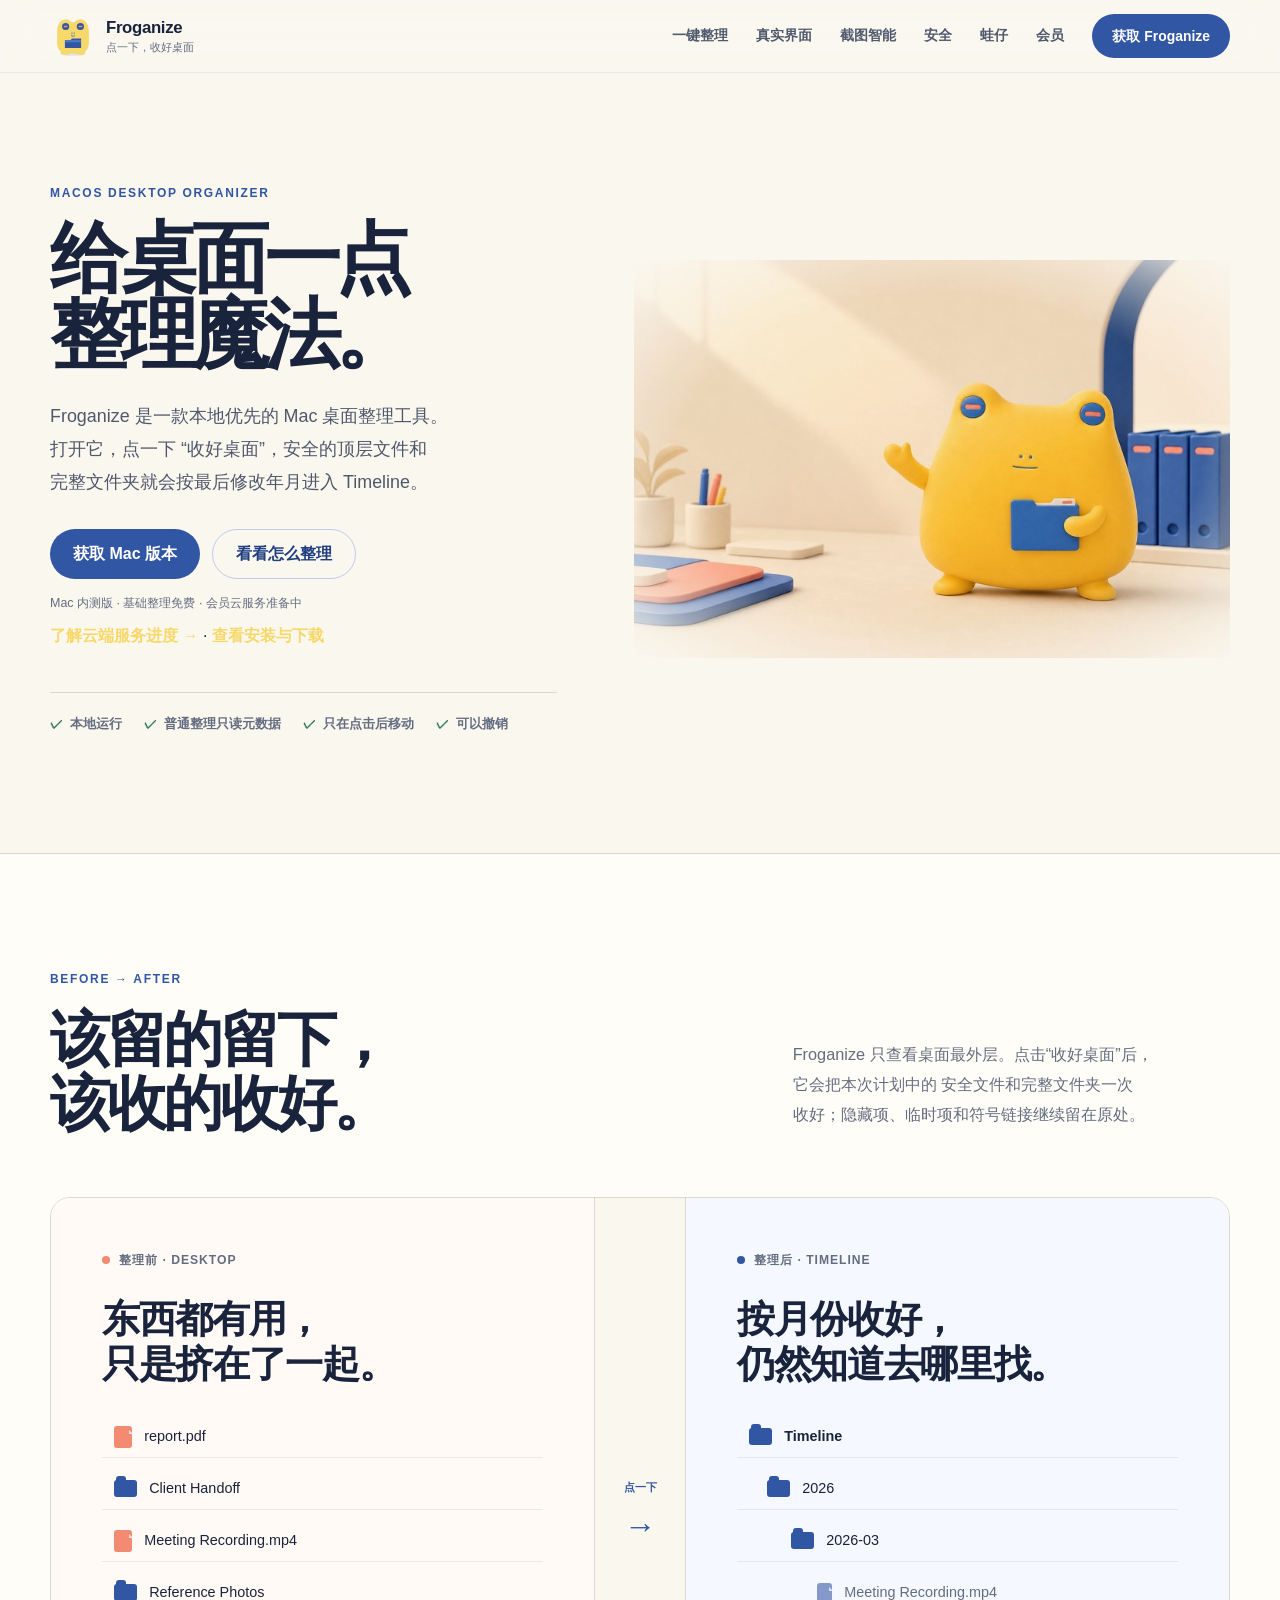
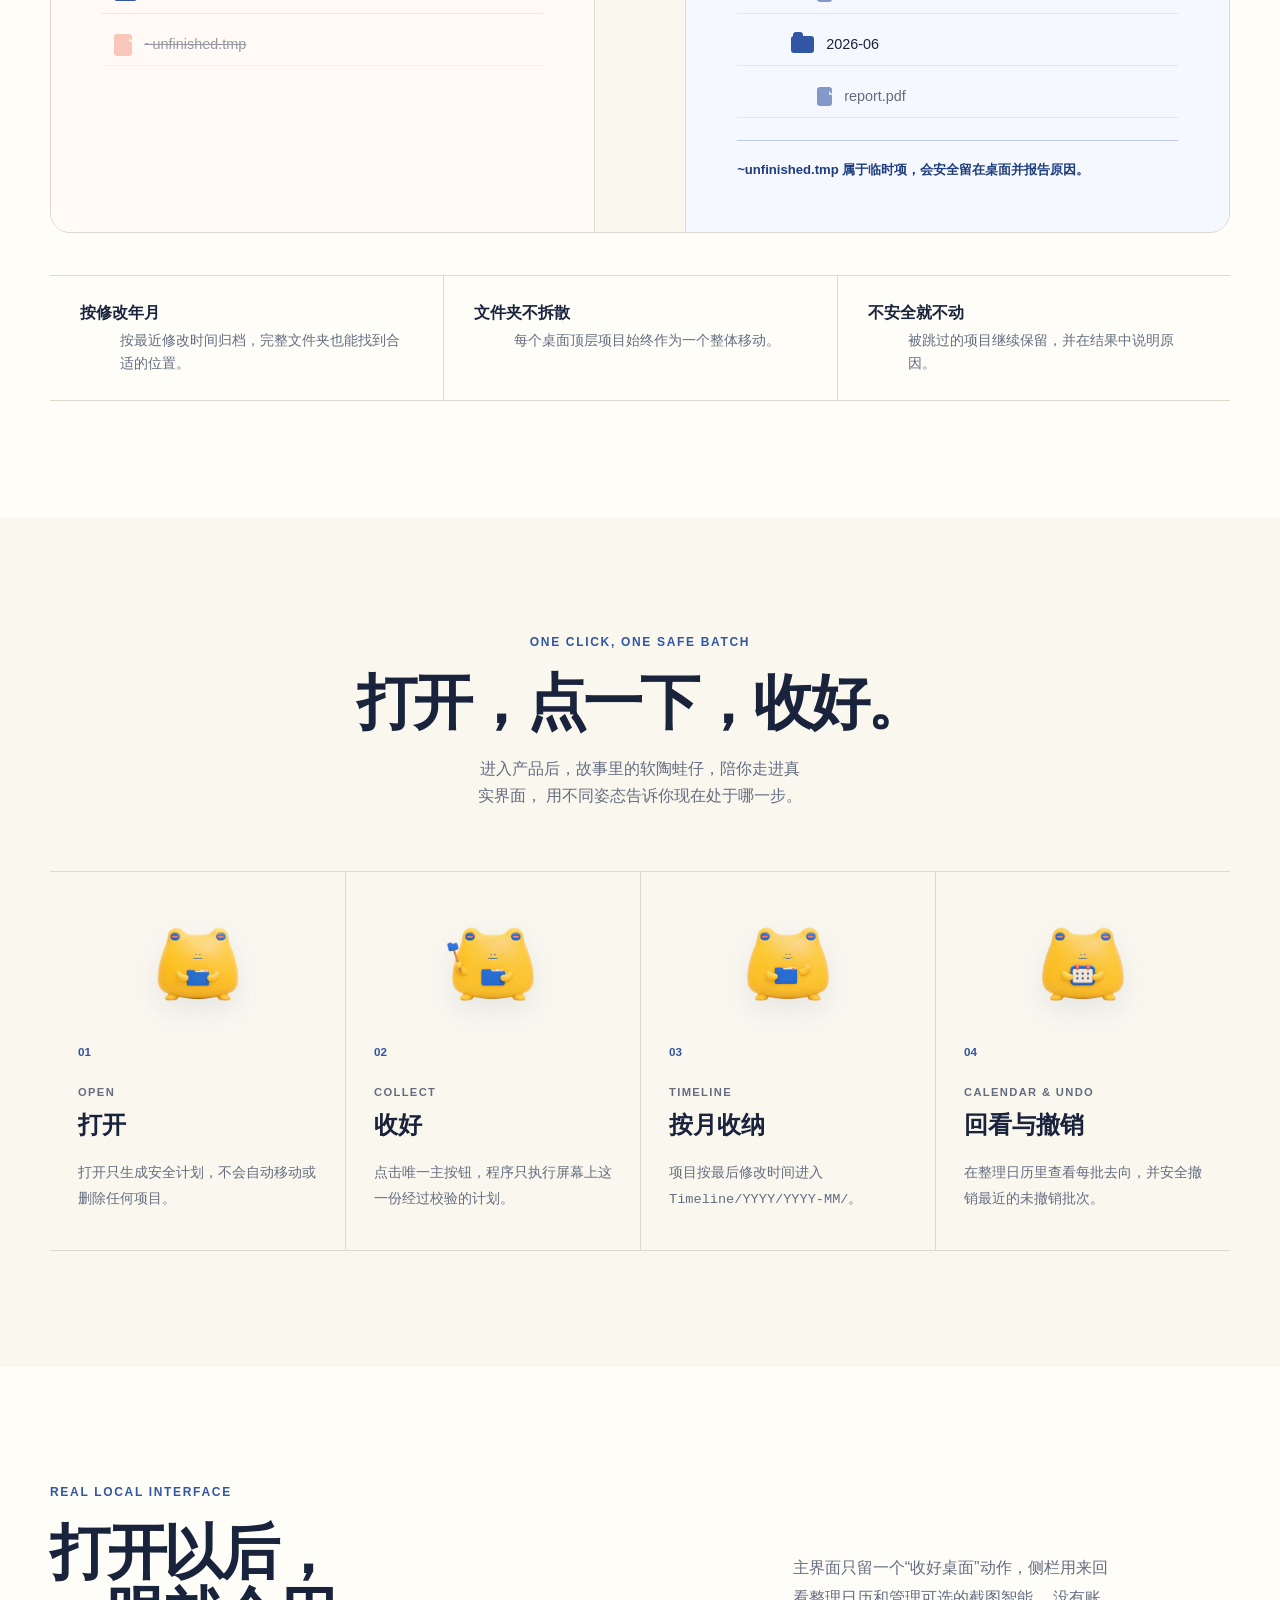
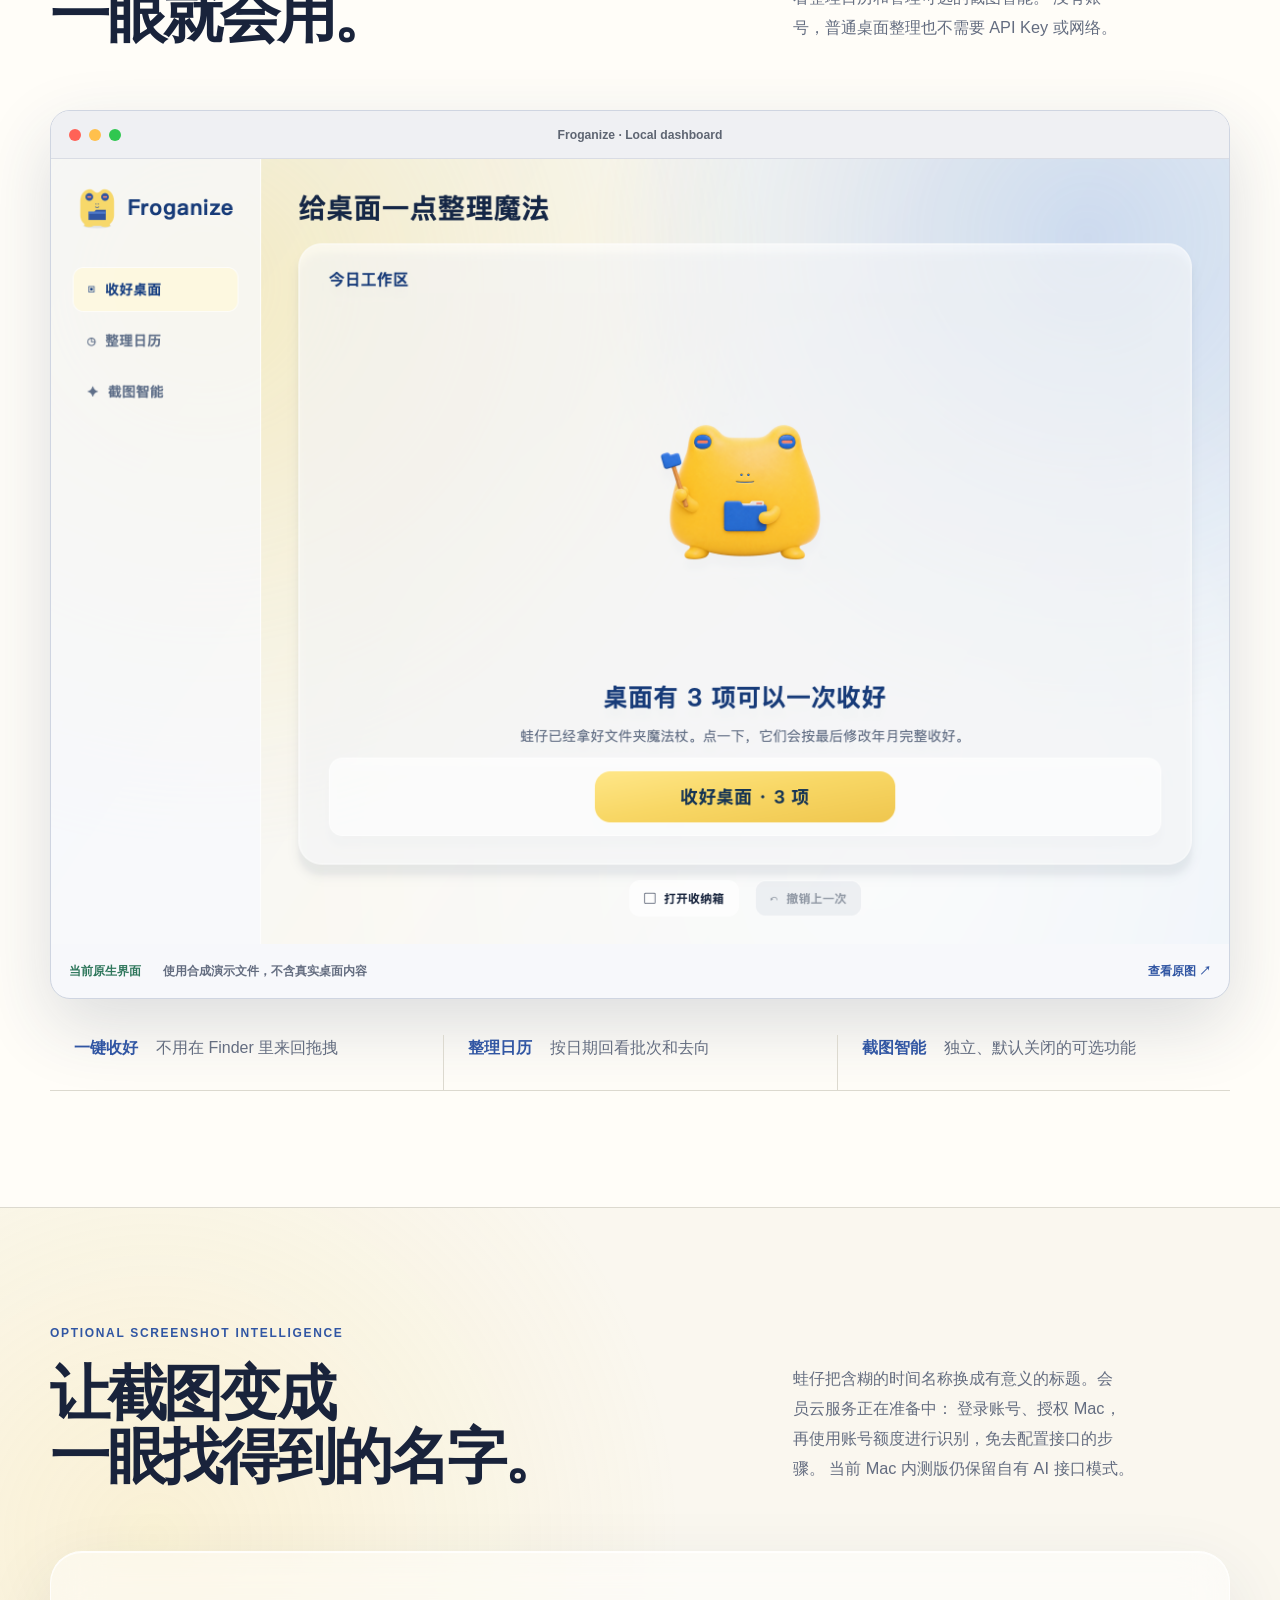
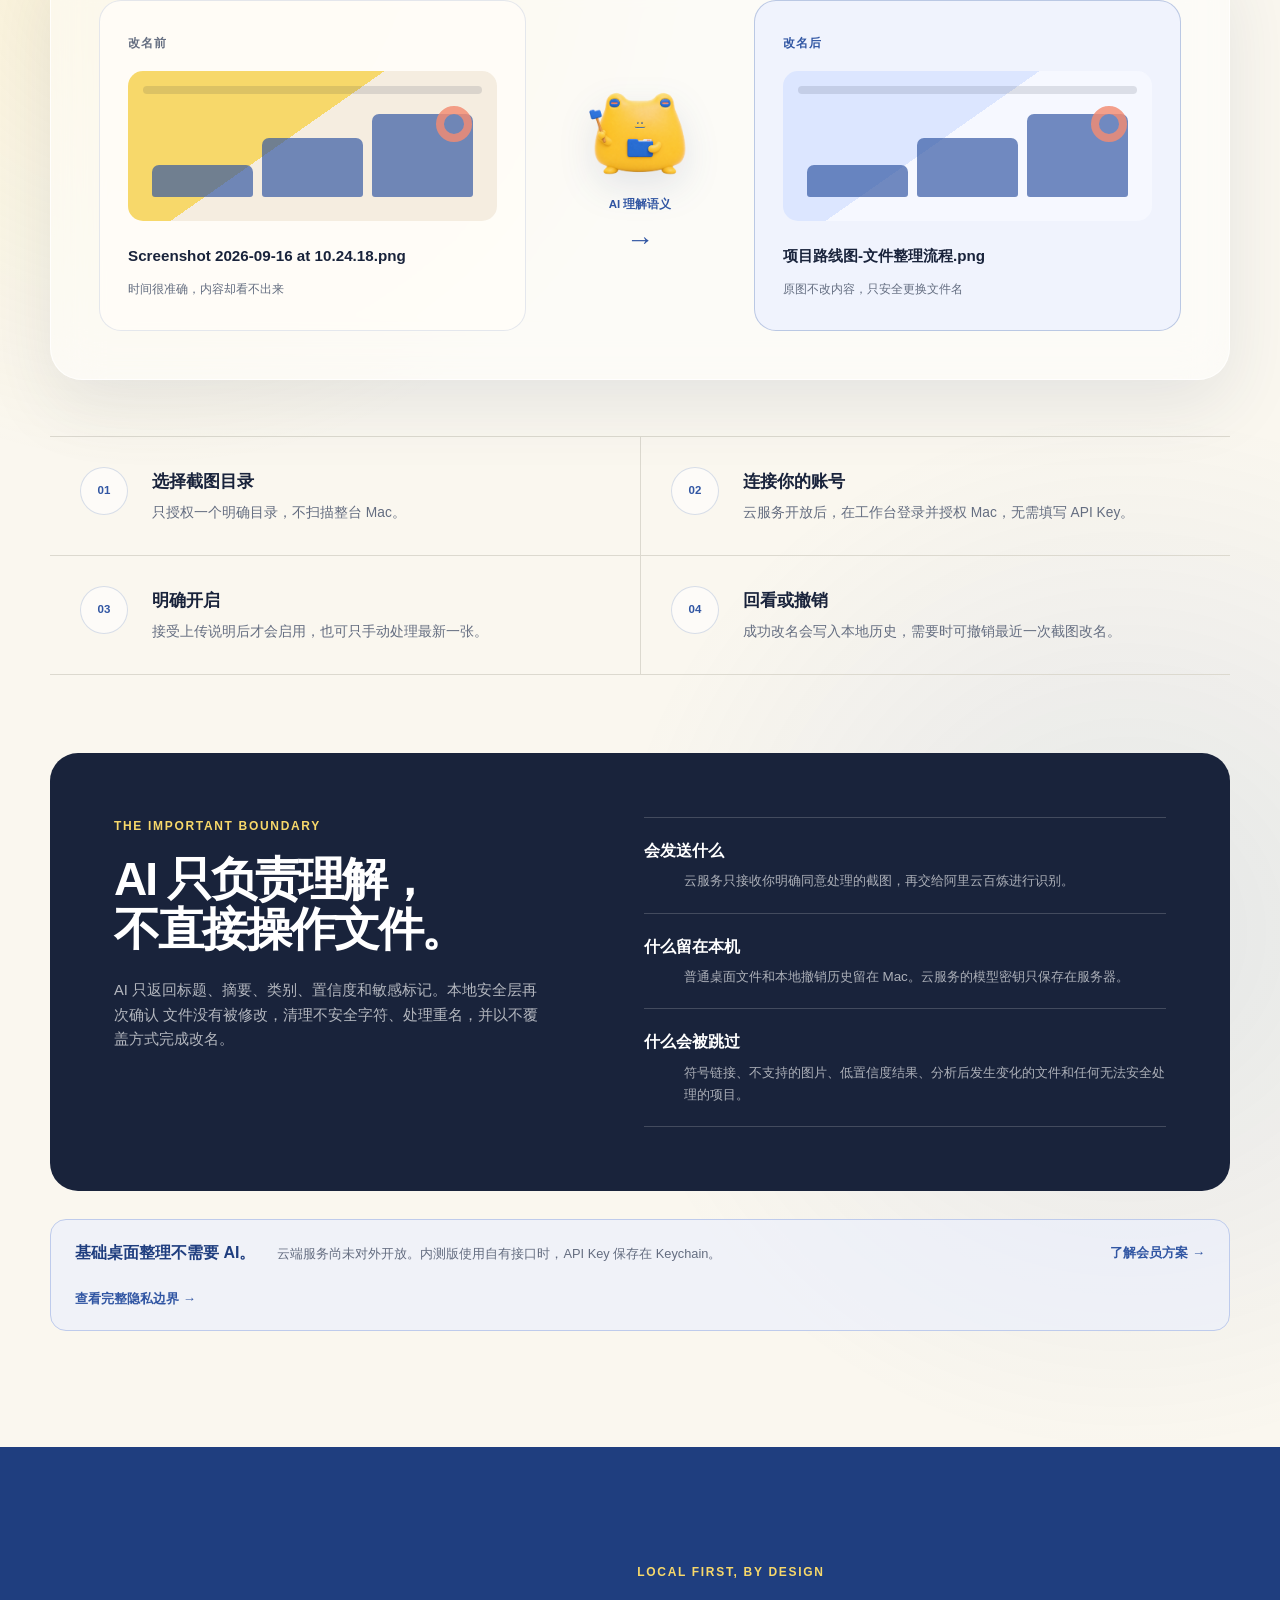
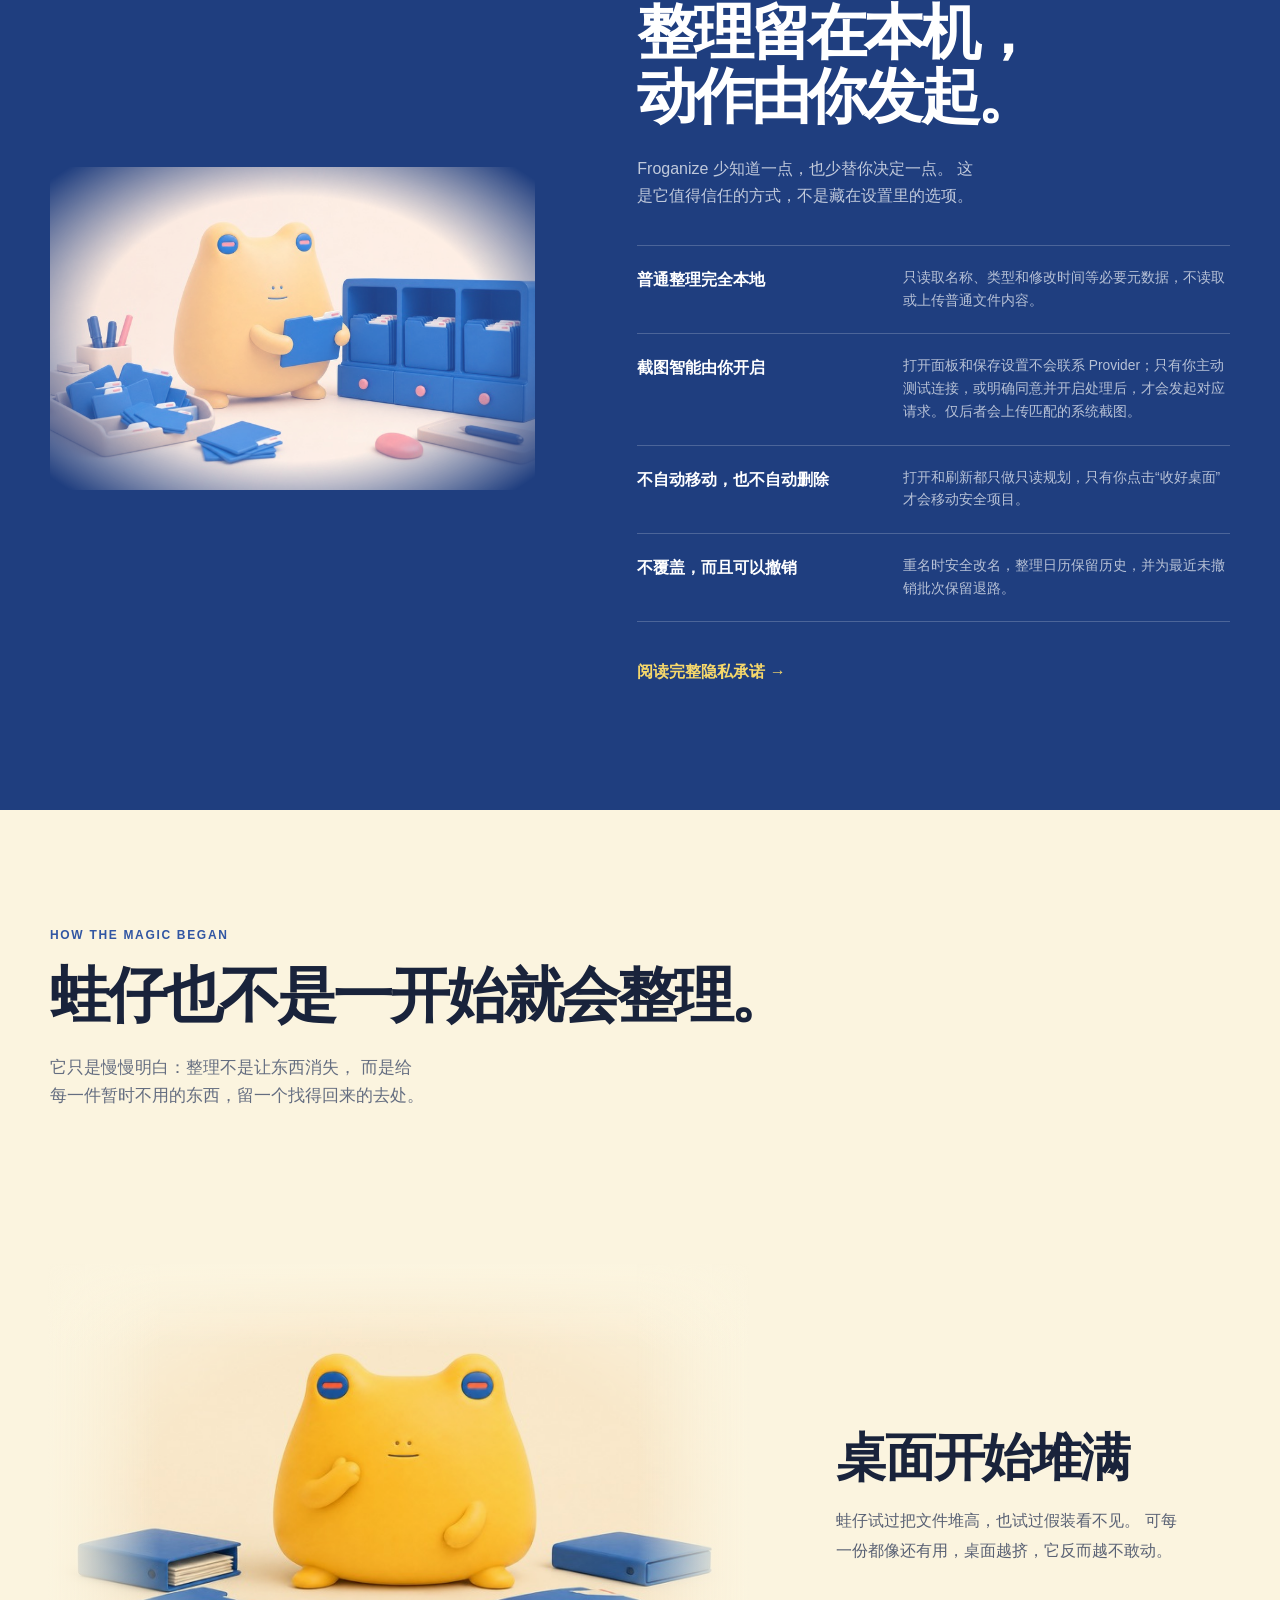
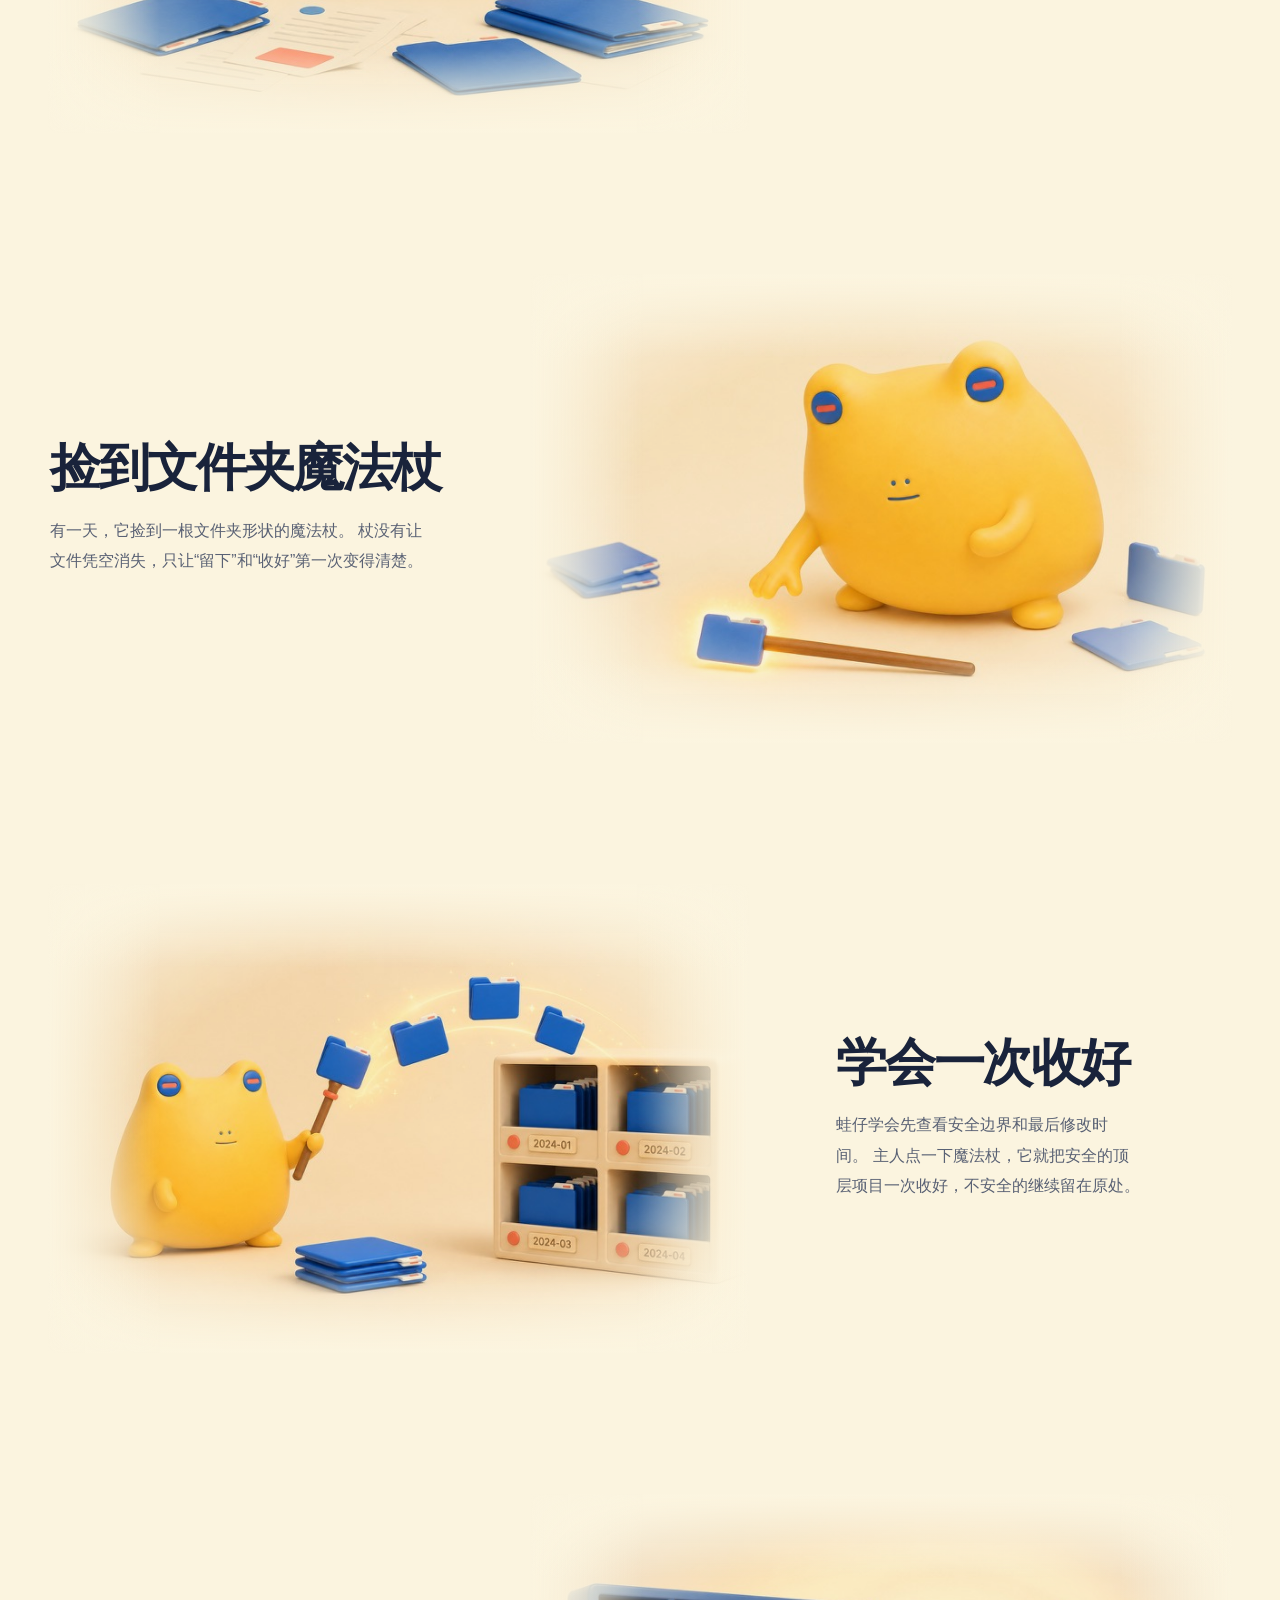
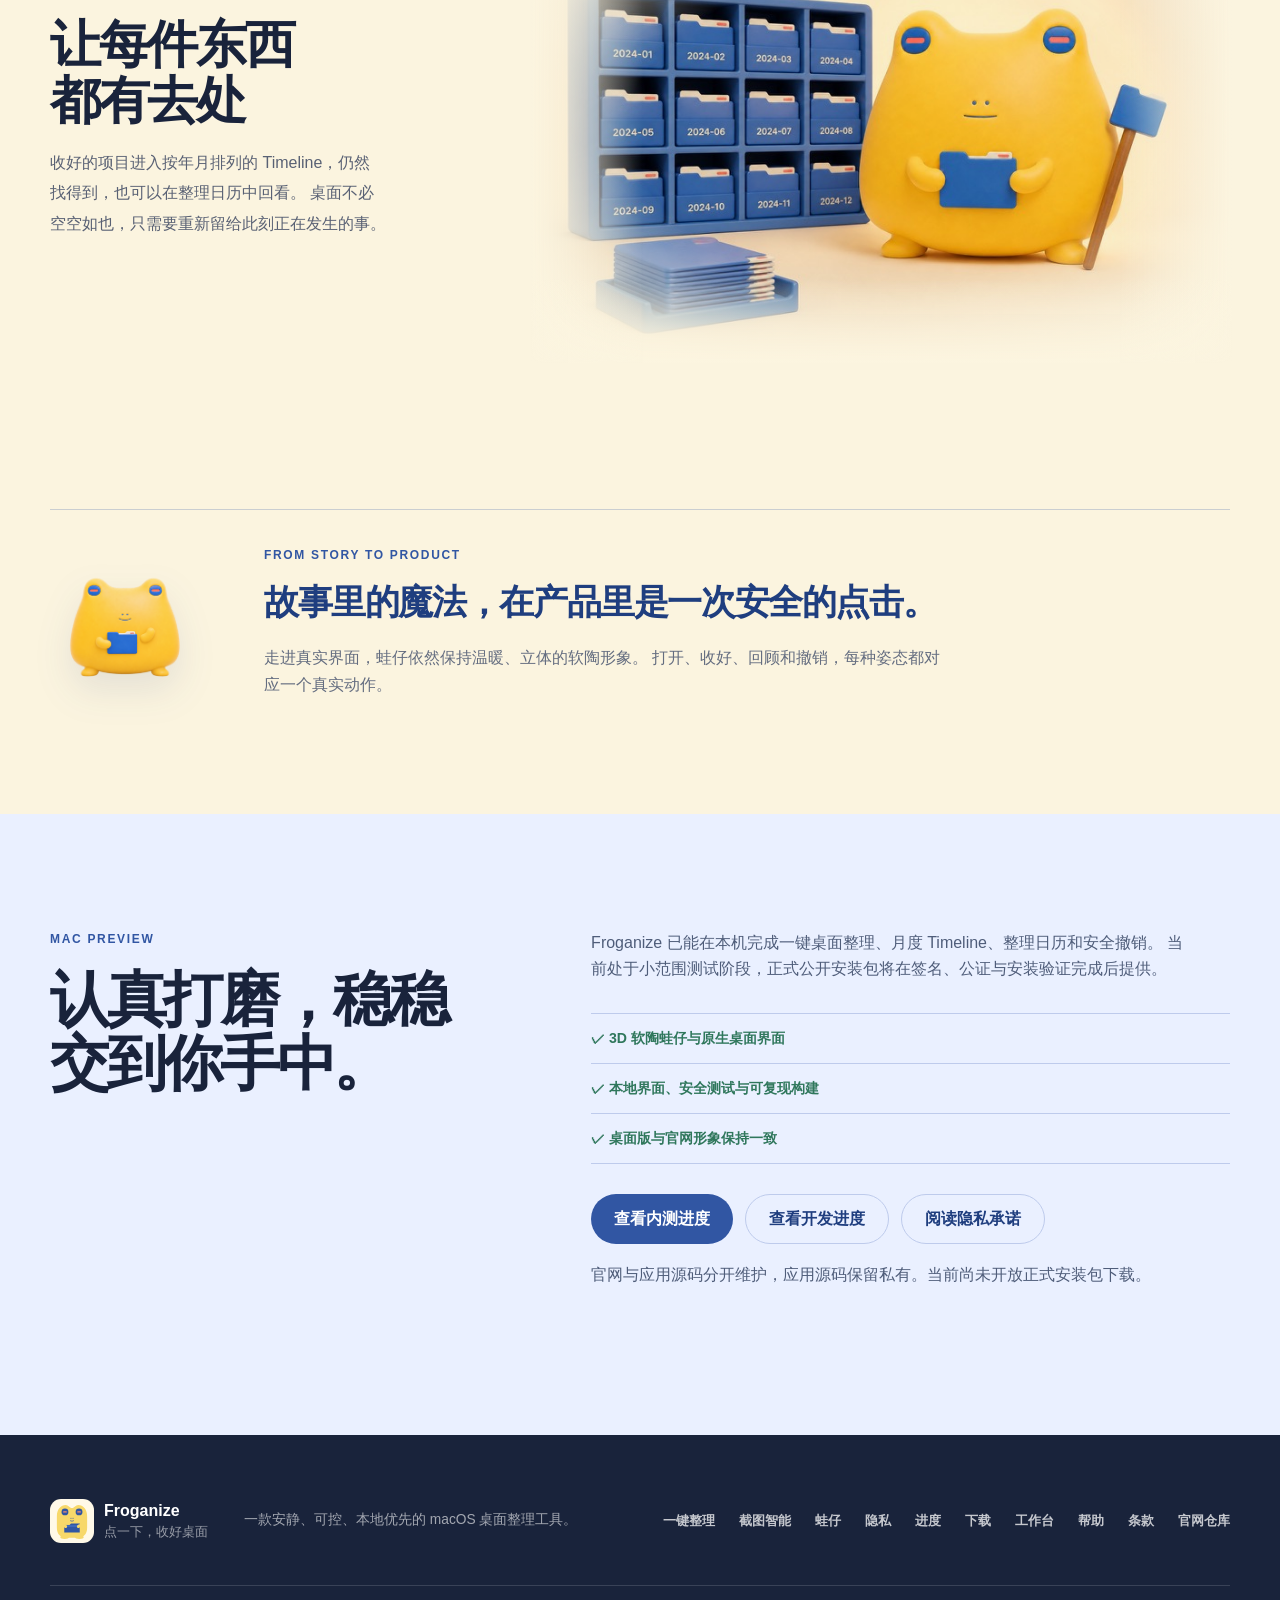
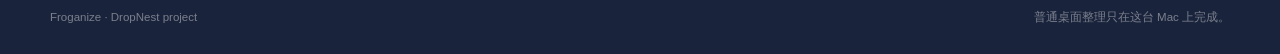
<file: index.html>
<!doctype html>
<html lang="zh-CN">
  <head>
    <meta charset="utf-8">
    <meta name="viewport" content="width=device-width, initial-scale=1">
    <meta
      name="description"
      content="Froganize 是一款本地优先的 macOS 桌面整理工具。点一下收好桌面，安全项目会按最后修改年月进入 Timeline，并可从整理日历回看和撤销。"
    >
    <meta name="theme-color" content="#faf7ef">
    <meta name="color-scheme" content="light">
    <meta property="og:type" content="website">
    <meta property="og:locale" content="zh_CN">
    <meta property="og:site_name" content="Froganize">
    <meta property="og:title" content="Froganize — 给桌面一点整理魔法">
    <meta
      property="og:description"
      content="点一下收好桌面：按最后修改年月归档，不覆盖、文件夹不拆散，还可以撤销。"
    >
    <meta property="og:url" content="https://www.froganize.com/">
    <meta property="og:image" content="https://www.froganize.com/assets/social-preview.png">
    <meta property="og:image:width" content="1280">
    <meta property="og:image:height" content="640">
    <meta property="og:image:alt" content="Froganize 蛙仔和桌面月度整理界面">
    <meta name="twitter:card" content="summary_large_image">
    <meta name="twitter:title" content="Froganize — 本地优先的 macOS 桌面整理工具">
    <meta
      name="twitter:description"
      content="Open → Collect → Timeline → Undo。一次明确点击，把安全项目完整收好。"
    >
    <meta name="twitter:image" content="https://www.froganize.com/assets/social-preview.png">
    <title>Froganize — 给桌面一点整理魔法</title>
    <link rel="canonical" href="https://www.froganize.com/">
    <link rel="icon" type="image/svg+xml" href="./assets/froganize-mark.svg">
    <link rel="apple-touch-icon" href="./assets/apple-touch-icon.png">
    <link rel="stylesheet" href="./styles.css">
    <script type="application/ld+json">
      {
        "@context": "https://schema.org",
        "@type": "SoftwareApplication",
        "name": "Froganize",
        "alternateName": "DropNest",
        "applicationCategory": "UtilitiesApplication",
        "operatingSystem": "macOS",
        "softwareVersion": "0.3.0",
        "url": "https://www.froganize.com/",
        "image": "https://www.froganize.com/assets/social-preview.png",
        "description": "A local-first macOS organizer that collects safe Desktop items into a monthly timeline with history and undo."
      }
    </script>
  </head>
  <body>
    <a class="skip-link" href="#main-content">跳到主要内容</a>

    <header class="site-header">
      <div class="page-width header-inner">
        <a class="brand" href="#top" aria-label="返回 Froganize 官网顶部">
          <span class="brand-avatar" aria-hidden="true">
            <img src="./assets/froganize-idle.svg" alt="" width="256" height="256">
          </span>
          <span class="brand-copy">
            <strong>Froganize</strong>
            <small>点一下，收好桌面</small>
          </span>
        </a>

        <nav class="site-nav" aria-label="主要导航">
          <a href="#workflow">一键整理</a>
          <a href="#product">真实界面</a>
          <a href="#intelligence">截图智能</a>
          <a href="#safety">安全</a>
          <a href="#story">蛙仔</a>
          <a href="./pricing.html">会员</a>
        </nav>

        <a class="header-download download-cta" href="./download.html">获取 Froganize</a>

        <details class="mobile-nav">
          <summary aria-label="打开网站导航">
            <span aria-hidden="true"></span>
            <span aria-hidden="true"></span>
            <span aria-hidden="true"></span>
          </summary>
          <nav aria-label="移动端导航">
            <a href="#workflow">一键整理</a>
            <a href="#product">真实界面</a>
            <a href="#intelligence">截图智能</a>
            <a href="#safety">安全原则</a>
            <a href="#story">认识蛙仔</a>
            <a href="./pricing.html">会员方案</a>
            <a href="./account.html">我的工作台</a>
            <a href="./help.html">帮助中心</a>
            <a class="download-cta" href="./download.html">获取 Froganize</a>
          </nav>
        </details>
      </div>
    </header>

    <main id="main-content">
      <section class="hero page-width" id="top">
        <div class="hero-copy">
          <p class="eyebrow">macOS Desktop Organizer</p>
          <h1>给桌面一点整理魔法。</h1>
          <p class="hero-lead">
            Froganize 是一款本地优先的 Mac 桌面整理工具。打开它，点一下
            “收好桌面”，安全的顶层文件和完整文件夹就会按最后修改年月进入 Timeline。
          </p>
          <div class="hero-actions">
            <a class="button button-primary download-cta" href="./download.html">获取 Mac 版本</a>
            <a class="button button-quiet" href="#transformation">看看怎么整理</a>
          </div>
          <p class="preview-note">Mac 内测版 · 基础整理免费 · 会员云服务准备中</p>
          <p><a class="text-link" href="./account.html">了解云端服务进度 →</a> · <a class="text-link" href="./download.html">查看安装与下载</a></p>
          <ul class="trust-list" aria-label="Froganize 的四个基础原则">
            <li>本地运行</li>
            <li>普通整理只读元数据</li>
            <li>只在点击后移动</li>
            <li>可以撤销</li>
          </ul>
        </div>

        <figure class="hero-visual">
          <img
            src="./assets/froganize-welcome.jpg"
            srcset="./assets/responsive/froganize-welcome-768.jpg 768w, ./assets/froganize-welcome.jpg 1536w"
            sizes="(max-width: 920px) 92vw, 46vw"
            alt="蛙仔 Froganize 在整洁的文件架旁挥手欢迎"
            width="1536"
            height="1024"
            fetchpriority="high"
            decoding="async"
          >
        </figure>
      </section>

      <section class="transformation-section section-block" id="transformation">
        <div class="page-width">
          <header class="section-heading split-heading">
            <div>
              <p class="eyebrow">Before → After</p>
              <h2>该留的留下，<br>该收的收好。</h2>
            </div>
            <p>
              Froganize 只查看桌面最外层。点击“收好桌面”后，它会把本次计划中的
              安全文件和完整文件夹一次收好；隐藏项、临时项和符号链接继续留在原处。
            </p>
          </header>

          <div class="before-after-demo" aria-label="桌面整理前后示意">
            <article class="file-panel before-panel">
              <p class="panel-label"><i aria-hidden="true"></i>整理前 · Desktop</p>
              <h3>东西都有用，<br>只是挤在了一起。</h3>
              <ul class="file-list">
                <li><span class="file-icon coral"></span>report.pdf</li>
                <li><span class="file-icon blue folder"></span>Client Handoff</li>
                <li><span class="file-icon coral"></span>Meeting Recording.mp4</li>
                <li><span class="file-icon blue folder"></span>Reference Photos</li>
                <li class="faded"><span class="file-icon coral"></span>~unfinished.tmp</li>
              </ul>
            </article>

            <div class="confirm-bridge" aria-hidden="true">
              <span>点一下</span>
              <i>→</i>
            </div>

            <article class="file-panel after-panel">
              <p class="panel-label"><i aria-hidden="true"></i>整理后 · Timeline</p>
              <h3>按月份收好，<br>仍然知道去哪里找。</h3>
              <ul class="timeline-tree">
                <li><span class="tree-folder"></span><strong>Timeline</strong></li>
                <li class="depth-one"><span class="tree-folder"></span>2026</li>
                <li class="depth-two"><span class="tree-folder"></span>2026-03</li>
                <li class="depth-three"><span class="tree-file"></span>Meeting Recording.mp4</li>
                <li class="depth-two"><span class="tree-folder"></span>2026-06</li>
                <li class="depth-three"><span class="tree-file"></span>report.pdf</li>
              </ul>
              <p class="stays-note">~unfinished.tmp 属于临时项，会安全留在桌面并报告原因。</p>
            </article>
          </div>

          <dl class="outcome-list" aria-label="一键整理的三个原则">
            <div><dt>按修改年月</dt><dd>按最近修改时间归档，完整文件夹也能找到合适的位置。</dd></div>
            <div><dt>文件夹不拆散</dt><dd>每个桌面顶层项目始终作为一个整体移动。</dd></div>
            <div><dt>不安全就不动</dt><dd>被跳过的项目继续保留，并在结果中说明原因。</dd></div>
          </dl>
        </div>
      </section>

      <section class="workflow-section section-block" id="workflow">
        <div class="page-width">
          <header class="section-heading centered-heading compact-heading">
            <p class="eyebrow">One click, one safe batch</p>
            <h2>打开，点一下，收好。</h2>
            <p>
              进入产品后，故事里的软陶蛙仔，陪你走进真实界面，
              用不同姿态告诉你现在处于哪一步。
            </p>
          </header>

          <ol class="workflow-list">
            <li>
              <img class="workflow-mascot" src="./assets/froganize-3d-idle.png" alt="蛙仔抱着文件夹，准备查看桌面" width="256" height="256" loading="lazy" decoding="async">
              <span>01</span>
              <p>Open</p>
              <h3>打开</h3>
              <small>打开只生成安全计划，不会自动移动或删除任何项目。</small>
            </li>
            <li>
              <img class="workflow-mascot" src="./assets/froganize-3d-organizing.png" alt="蛙仔举起文件夹魔法杖，给出整理建议" width="256" height="256" loading="lazy" decoding="async">
              <span>02</span>
              <p>Collect</p>
              <h3>收好</h3>
              <small>点击唯一主按钮，程序只执行屏幕上这一份经过校验的计划。</small>
            </li>
            <li>
              <img class="workflow-mascot" src="./assets/froganize-3d-success.png" alt="蛙仔完成确认过的整理" width="256" height="256" loading="lazy" decoding="async">
              <span>03</span>
              <p>Timeline</p>
              <h3>按月收纳</h3>
              <small>项目按最后修改时间进入 <code>Timeline/YYYY/YYYY-MM/</code>。</small>
            </li>
            <li>
              <img class="workflow-mascot" src="./assets/froganize-3d-calendar.png" alt="蛙仔抱着日历，回看整理记录" width="256" height="256" loading="lazy" decoding="async">
              <span>04</span>
              <p>Calendar &amp; Undo</p>
              <h3>回看与撤销</h3>
              <small>在整理日历里查看每批去向，并安全撤销最近的未撤销批次。</small>
            </li>
          </ol>
        </div>
      </section>

      <section class="product-section section-block" id="product">
        <div class="page-width">
          <header class="section-heading split-heading product-heading">
            <div>
              <p class="eyebrow">Real local interface</p>
              <h2>打开以后，<br>一眼就会用。</h2>
            </div>
            <p>
              主界面只留一个“收好桌面”动作，侧栏用来回看整理日历和管理可选的截图智能。
              没有账号，普通桌面整理也不需要 API Key 或网络。
            </p>
          </header>

          <figure class="app-window">
            <div class="window-bar" aria-hidden="true">
              <span></span><span></span><span></span>
              <strong>Froganize · Local dashboard</strong>
            </div>
            <a
              class="product-shot-link"
              href="./assets/native-dashboard.png"
              target="_blank"
              rel="noopener"
              aria-label="在新标签页查看 Froganize 当前原生界面原图"
            >
              <img
                src="./assets/native-dashboard.png"
                alt="Froganize 当前原生界面，包含收好桌面、整理日历和截图智能三个入口"
                width="2400"
                height="1600"
                loading="lazy"
                decoding="async"
              >
            </a>
            <figcaption>
              <span>当前原生界面</span>
              <strong>使用合成演示文件，不含真实桌面内容</strong>
              <a href="./assets/native-dashboard.png" target="_blank" rel="noopener">查看原图 ↗</a>
            </figcaption>
          </figure>

          <ul class="product-points" aria-label="本地界面的三个重点">
            <li><strong>一键收好</strong><span>不用在 Finder 里来回拖拽</span></li>
            <li><strong>整理日历</strong><span>按日期回看批次和去向</span></li>
            <li><strong>截图智能</strong><span>独立、默认关闭的可选功能</span></li>
          </ul>
        </div>
      </section>

      <section class="intelligence-section section-block" id="intelligence">
        <div class="page-width">
          <header class="section-heading split-heading intelligence-heading">
            <div>
              <p class="eyebrow">Optional Screenshot Intelligence</p>
              <h2>让截图变成<br><span>一眼找得到的名字。</span></h2>
            </div>
            <p>
              蛙仔把含糊的时间名称换成有意义的标题。会员云服务正在准备中：
              登录账号、授权 Mac，再使用账号额度进行识别，免去配置接口的步骤。
              当前 Mac 内测版仍保留自有 AI 接口模式。
            </p>
          </header>

          <div class="rename-demo" aria-label="截图智能改名前后示意">
            <article class="rename-file rename-before">
              <span class="rename-kicker">改名前</span>
              <div class="screenshot-thumbnail" aria-hidden="true">
                <span></span><span></span><span></span>
                <i></i>
              </div>
              <p>Screenshot 2026-09-16 at 10.24.18.png</p>
              <small>时间很准确，内容却看不出来</small>
            </article>

            <div class="rename-magic" aria-hidden="true">
              <img src="./assets/froganize-3d-organizing.png" alt="" width="256" height="256" loading="lazy" decoding="async">
              <span>AI 理解语义</span>
              <i>→</i>
            </div>

            <article class="rename-file rename-after">
              <span class="rename-kicker">改名后</span>
              <div class="screenshot-thumbnail named" aria-hidden="true">
                <span></span><span></span><span></span>
                <i></i>
              </div>
              <p>项目路线图-文件整理流程.png</p>
              <small>原图不改内容，只安全更换文件名</small>
            </article>
          </div>

          <ol class="intelligence-steps" aria-label="使用截图智能的四个步骤">
            <li>
              <span>01</span>
              <div><h3>选择截图目录</h3><p>只授权一个明确目录，不扫描整台 Mac。</p></div>
            </li>
            <li>
              <span>02</span>
              <div><h3>连接你的账号</h3><p>云服务开放后，在工作台登录并授权 Mac，无需填写 API Key。</p></div>
            </li>
            <li>
              <span>03</span>
              <div><h3>明确开启</h3><p>接受上传说明后才会启用，也可只手动处理最新一张。</p></div>
            </li>
            <li>
              <span>04</span>
              <div><h3>回看或撤销</h3><p>成功改名会写入本地历史，需要时可撤销最近一次截图改名。</p></div>
            </li>
          </ol>

          <div class="intelligence-boundary">
            <div class="boundary-copy">
              <p class="eyebrow">The important boundary</p>
              <h3>AI 只负责理解，<br>不直接操作文件。</h3>
              <p>
                AI 只返回标题、摘要、类别、置信度和敏感标记。本地安全层再次确认
                文件没有被修改，清理不安全字符、处理重名，并以不覆盖方式完成改名。
              </p>
            </div>

            <dl class="boundary-list">
              <div>
                <dt>会发送什么</dt>
                <dd>云服务只接收你明确同意处理的截图，再交给阿里云百炼进行识别。</dd>
              </div>
              <div>
                <dt>什么留在本机</dt>
                <dd>普通桌面文件和本地撤销历史留在 Mac。云服务的模型密钥只保存在服务器。</dd>
              </div>
              <div>
                <dt>什么会被跳过</dt>
                <dd>符号链接、不支持的图片、低置信度结果、分析后发生变化的文件和任何无法安全处理的项目。</dd>
              </div>
            </dl>
          </div>

          <div class="intelligence-note">
            <strong>基础桌面整理不需要 AI。</strong>
            <span>云端服务尚未对外开放。内测版使用自有接口时，API Key 保存在 Keychain。</span>
            <a href="./pricing.html">了解会员方案 →</a>
            <a href="./privacy.html">查看完整隐私边界 →</a>
          </div>
        </div>
      </section>

      <section class="safety-section section-block" id="safety">
        <div class="page-width safety-layout">
          <figure class="organizing-visual">
            <img
              src="./assets/froganize-organizing.jpg"
              srcset="./assets/responsive/froganize-organizing-768.jpg 768w, ./assets/froganize-organizing.jpg 1536w"
              sizes="(max-width: 920px) 92vw, 44vw"
              alt="蛙仔把蓝色文件夹逐一放进整齐的月度文件格"
              width="1536"
              height="1024"
              loading="lazy"
              decoding="async"
            >
          </figure>

          <div class="safety-copy">
            <p class="eyebrow">Local First, by design</p>
            <h2>整理留在本机，<br>动作由你发起。</h2>
            <p class="safety-lead">
              Froganize 少知道一点，也少替你决定一点。
              这是它值得信任的方式，不是藏在设置里的选项。
            </p>
            <dl class="safety-list">
              <div><dt>普通整理完全本地</dt><dd>只读取名称、类型和修改时间等必要元数据，不读取或上传普通文件内容。</dd></div>
              <div><dt>截图智能由你开启</dt><dd>打开面板和保存设置不会联系 Provider；只有你主动测试连接，或明确同意并开启处理后，才会发起对应请求。仅后者会上传匹配的系统截图。</dd></div>
              <div><dt>不自动移动，也不自动删除</dt><dd>打开和刷新都只做只读规划，只有你点击“收好桌面”才会移动安全项目。</dd></div>
              <div><dt>不覆盖，而且可以撤销</dt><dd>重名时安全改名，整理日历保留历史，并为最近未撤销批次保留退路。</dd></div>
            </dl>
            <a class="text-link" href="./privacy.html">阅读完整隐私承诺 →</a>
          </div>
        </div>
      </section>

      <section class="story-section section-block" id="story">
        <div class="page-width">
          <header class="story-intro">
            <p class="eyebrow">How the magic began</p>
            <h2>蛙仔也不是一开始就会整理。</h2>
            <p>
              它只是慢慢明白：整理不是让东西消失，
              而是给每一件暂时不用的东西，留一个找得回来的去处。
            </p>
          </header>

          <div class="story-journey">
            <article class="story-scene">
              <figure class="story-art">
                <img
                  src="./assets/story-01-chaos.jpg"
                  srcset="./assets/responsive/story-01-chaos-768.jpg 768w, ./assets/story-01-chaos.jpg 1536w"
                  sizes="(max-width: 700px) 100vw, 55vw"
                  alt="蛙仔坐在散乱的文件和文件夹中，不知道从哪里开始"
                  width="1536"
                  height="1024"
                  loading="lazy"
                  decoding="async"
                >
              </figure>
              <div class="story-copy">
                <h3>桌面开始堆满</h3>
                <p>
                  蛙仔试过把文件堆高，也试过假装看不见。
                  可每一份都像还有用，桌面越挤，它反而越不敢动。
                </p>
              </div>
            </article>

            <article class="story-scene">
              <figure class="story-art">
                <img
                  src="./assets/story-02-wand.jpg"
                  srcset="./assets/responsive/story-02-wand-768.jpg 768w, ./assets/story-02-wand.jpg 1536w"
                  sizes="(max-width: 700px) 100vw, 55vw"
                  alt="蛙仔发现一根木制魔法杖，木杖一端连接着蓝色文件夹形状的杖头"
                  width="1536"
                  height="1024"
                  loading="lazy"
                  decoding="async"
                >
              </figure>
              <div class="story-copy">
                <h3>捡到文件夹魔法杖</h3>
                <p>
                  有一天，它捡到一根文件夹形状的魔法杖。
                  杖没有让文件凭空消失，只让“留下”和“收好”第一次变得清楚。
                </p>
              </div>
            </article>

            <article class="story-scene">
              <figure class="story-art">
                <img
                  src="./assets/story-03-learning.jpg"
                  srcset="./assets/responsive/story-03-learning-768.jpg 768w, ./assets/story-03-learning.jpg 1536w"
                  sizes="(max-width: 700px) 100vw, 55vw"
                  alt="蛙仔挥动文件夹形状的魔法杖，练习把文件夹送进月度格子"
                  width="1536"
                  height="1024"
                  loading="lazy"
                  decoding="async"
                >
              </figure>
              <div class="story-copy">
                <h3>学会一次收好</h3>
                <p>
                  蛙仔学会先查看安全边界和最后修改时间。
                  主人点一下魔法杖，它就把安全的顶层项目一次收好，不安全的继续留在原处。
                </p>
              </div>
            </article>

            <article class="story-scene">
              <figure class="story-art">
                <img
                  src="./assets/story-04-master.jpg"
                  srcset="./assets/responsive/story-04-master-768.jpg 768w, ./assets/story-04-master.jpg 1536w"
                  sizes="(max-width: 700px) 100vw, 55vw"
                  alt="蛙仔拿着蓝色文件夹，身旁是按月份整齐归档的文件柜和魔法杖"
                  width="1536"
                  height="1024"
                  loading="lazy"
                  decoding="async"
                >
              </figure>
              <div class="story-copy">
                <h3>让每件东西都有去处</h3>
                <p>
                  收好的项目进入按年月排列的 Timeline，仍然找得到，也可以在整理日历中回看。
                  桌面不必空空如也，只需要重新留给此刻正在发生的事。
                </p>
              </div>
            </article>
          </div>

          <div class="story-product-bridge">
            <img src="./assets/froganize-3d-success.png" alt="整理完成的软陶蛙仔" width="256" height="256" loading="lazy" decoding="async">
            <div>
              <p class="eyebrow">From story to product</p>
              <p class="story-ending">故事里的魔法，在产品里是一次安全的点击。</p>
              <p>
                走进真实界面，蛙仔依然保持温暖、立体的软陶形象。
                打开、收好、回顾和撤销，每种姿态都对应一个真实动作。
              </p>
            </div>
          </div>
        </div>
      </section>

      <section class="release-section section-block" id="release">
        <div class="page-width release-layout">
          <div class="release-copy">
            <p class="eyebrow">Mac preview</p>
            <h2>认真打磨，稳稳交到你手中。</h2>
          </div>
          <div class="release-detail">
            <p>
              Froganize 已能在本机完成一键桌面整理、月度 Timeline、整理日历和安全撤销。
              当前处于小范围测试阶段，正式公开安装包将在签名、公证与安装验证完成后提供。
            </p>
            <ul class="release-status" aria-label="公开下载准备状态">
              <li>✓ 3D 软陶蛙仔与原生桌面界面</li>
              <li>✓ 本地界面、安全测试与可复现构建</li>
              <li>✓ 桌面版与官网形象保持一致</li>
            </ul>
            <div class="release-actions">
              <a class="button button-primary download-cta" href="./changelog.html">查看内测进度</a>
              <a class="button button-quiet" href="./changelog.html">查看开发进度</a>
              <a class="button button-quiet" href="./privacy.html">阅读隐私承诺</a>
            </div>
            <p class="release-honesty">官网与应用源码分开维护，应用源码保留私有。当前尚未开放正式安装包下载。</p>
          </div>
        </div>
      </section>
    </main>

    <footer class="site-footer">
      <div class="page-width footer-main">
        <a class="brand footer-brand" href="#top">
          <img src="./assets/froganize-mark.svg" alt="" width="44" height="44">
          <span><strong>Froganize</strong><small>点一下，收好桌面</small></span>
        </a>
        <p>一款安静、可控、本地优先的 macOS 桌面整理工具。</p>
        <nav aria-label="页脚导航">
          <a href="#workflow">一键整理</a>
          <a href="#intelligence">截图智能</a>
          <a href="#story">蛙仔</a>
          <a href="./privacy.html">隐私</a>
          <a href="./changelog.html">进度</a>
          <a href="./download.html">下载</a>
          <a href="./account.html">工作台</a>
          <a href="./help.html">帮助</a>
          <a href="./terms.html">条款</a>
          <a href="https://github.com/liwengtai-sudo/froganize-website">官网仓库</a>
        </nav>
      </div>
      <div class="page-width footer-bottom">
        <span>Froganize · DropNest project</span>
        <span>普通桌面整理只在这台 Mac 上完成。</span>
      </div>
    </footer>
  </body>
</html>
</file>
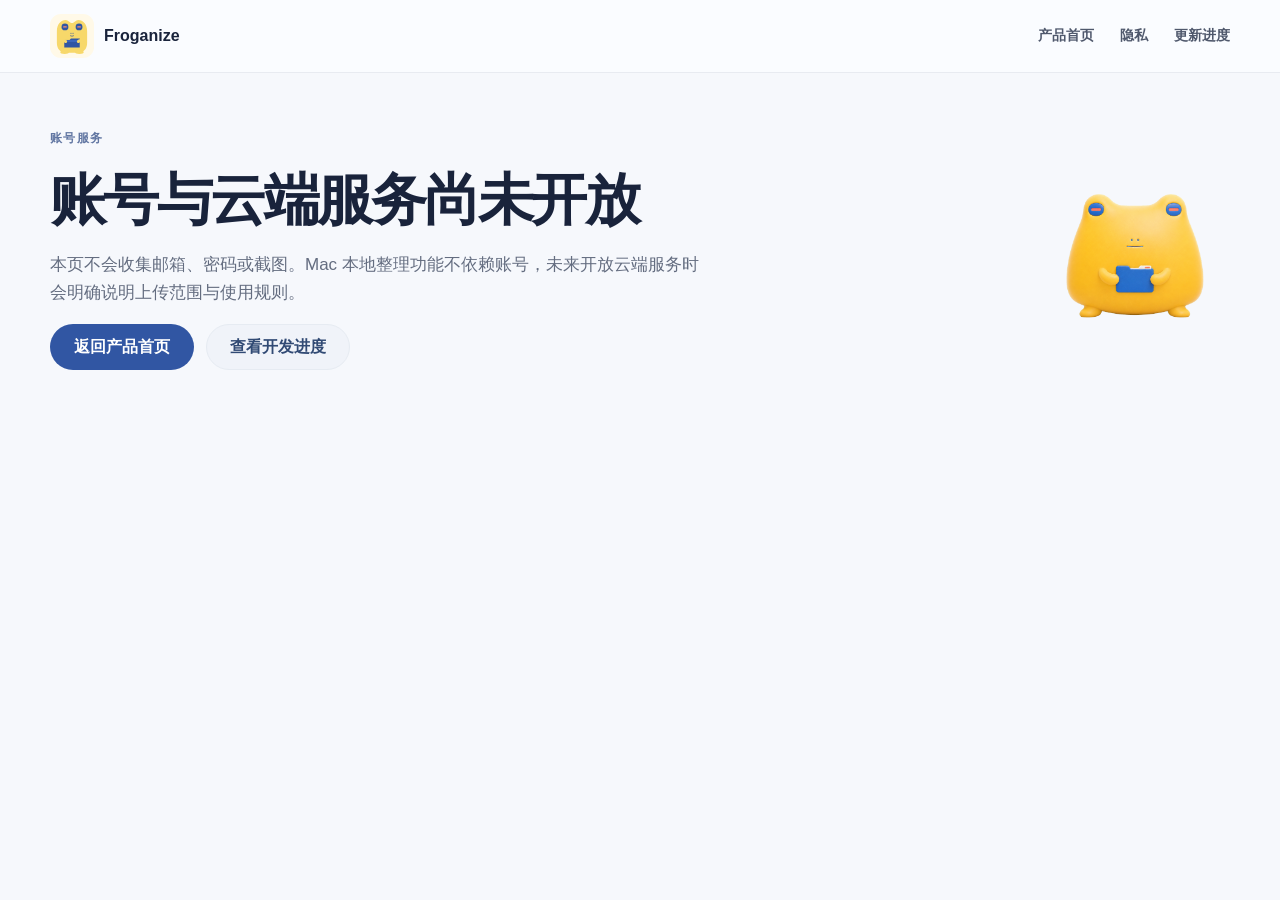
<file: account.html>
<!doctype html><html lang="zh-CN"><head><meta charset="utf-8"><meta name="viewport" content="width=device-width,initial-scale=1"><meta name="description" content="本页不会收集邮箱、密码或截图。Mac 本地整理功能不依赖账号，未来开放云端服务时会明确说明上传范围与使用规则。"><title>账号服务 · Froganize</title><link rel="canonical" href="https://www.froganize.com/account.html"><link rel="icon" href="./assets/froganize-mark.svg"><link rel="stylesheet" href="./styles.css"><link rel="stylesheet" href="./commercial.css"></head><body class="commercial"><header class="site-header"><div class="page-width header-inner"><a class="brand" href="./index.html"><img src="./assets/froganize-mark.svg" alt="" width="44" height="44"><strong>Froganize</strong></a><nav class="site-nav"><a href="./index.html">产品首页</a><a href="./privacy.html">隐私</a><a href="./changelog.html">更新进度</a></nav></div></header><main class="commercial-main page-width"><header class="commerce-hero"><div><p class="eyebrow">账号服务</p><h1>账号与云端服务尚未开放</h1><p class="intro">本页不会收集邮箱、密码或截图。Mac 本地整理功能不依赖账号，未来开放云端服务时会明确说明上传范围与使用规则。</p><div class="hero-actions"><a class="button button-primary" href="./index.html">返回产品首页</a><a class="button button-quiet" href="./changelog.html">查看开发进度</a></div></div><img src="./assets/froganize-3d-idle.png" alt="软陶蛙仔" width="256" height="256"></header></main></body></html>
</file>
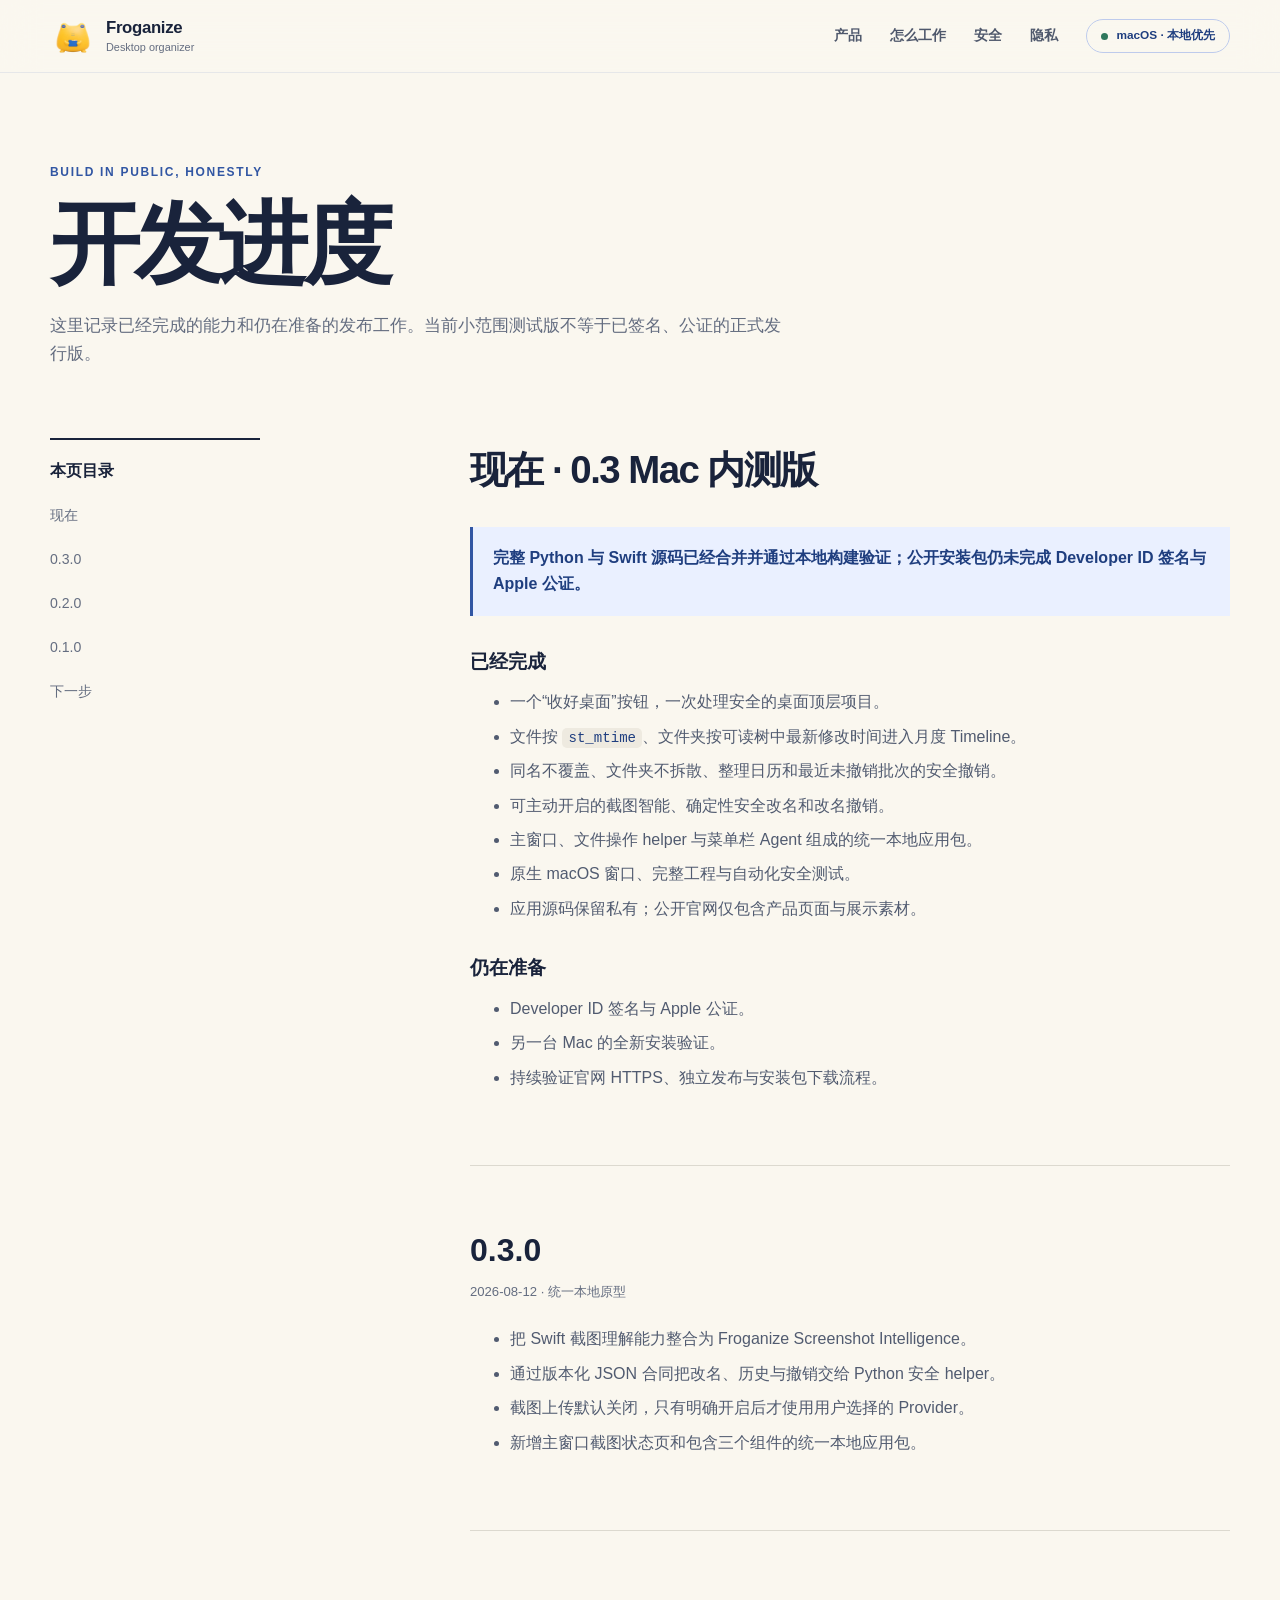
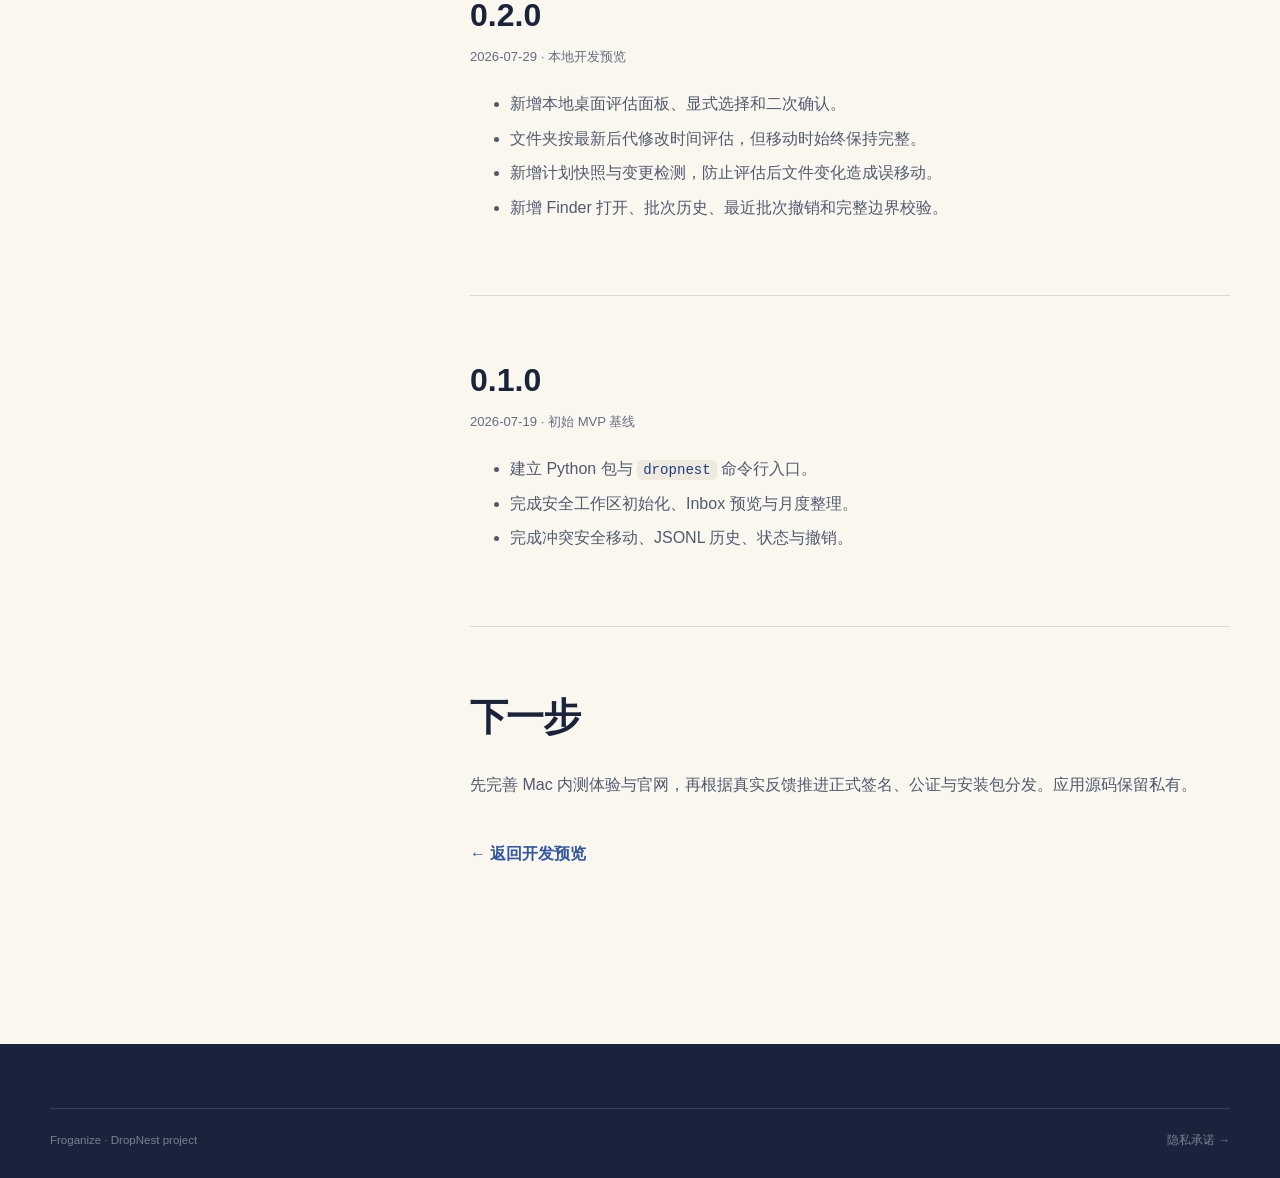
<file: changelog.html>
<!doctype html>
<html lang="zh-CN">
  <head>
    <meta charset="utf-8">
    <meta name="viewport" content="width=device-width, initial-scale=1">
    <meta name="description" content="Froganize 开发进度与版本变化记录。">
    <meta name="theme-color" content="#faf7ef">
    <meta property="og:url" content="https://www.froganize.com/changelog.html">
    <title>开发进度 · Froganize</title>
    <link rel="canonical" href="https://www.froganize.com/changelog.html">
    <link rel="icon" type="image/svg+xml" href="./assets/froganize-mark.svg">
    <link rel="apple-touch-icon" href="./assets/apple-touch-icon.png">
    <link rel="stylesheet" href="./styles.css">
  </head>
  <body>
    <a class="skip-link" href="#main-content">跳到主要内容</a>
    <header class="site-header">
      <div class="page-width header-inner">
        <a class="brand" href="./index.html" aria-label="返回 Froganize 官网">
          <span class="brand-avatar" aria-hidden="true"><img src="./assets/froganize-mascot-128.png" alt="" width="128" height="128"></span>
          <span class="brand-copy"><strong>Froganize</strong><small>Desktop organizer</small></span>
        </a>
        <nav class="site-nav" aria-label="主要导航">
          <a href="./index.html#transformation">产品</a>
          <a href="./index.html#workflow">怎么工作</a>
          <a href="./index.html#safety">安全</a>
          <a href="./privacy.html">隐私</a>
        </nav>
        <span class="local-pill"><i aria-hidden="true"></i>macOS · 本地优先</span>
        <details class="mobile-nav">
          <summary aria-label="打开网站导航"><span></span><span></span><span></span></summary>
          <nav aria-label="移动端导航"><a href="./index.html">返回首页</a><a href="./index.html#workflow">怎么工作</a><a href="./index.html#safety">安全原则</a><a href="./privacy.html">隐私承诺</a></nav>
        </details>
      </div>
    </header>

    <main class="subpage-main page-width" id="main-content">
      <header class="document-hero">
        <p class="eyebrow">Build in public, honestly</p>
        <h1>开发进度</h1>
        <p>这里记录已经完成的能力和仍在准备的发布工作。当前小范围测试版不等于已签名、公证的正式发行版。</p>
      </header>

      <div class="document-layout">
        <nav class="document-toc" aria-label="页面目录">
          <strong>本页目录</strong>
          <a href="#now">现在</a>
          <a href="#v030">0.3.0</a>
          <a href="#v020">0.2.0</a>
          <a href="#v010">0.1.0</a>
          <a href="#next">下一步</a>
        </nav>

        <div class="document-content">
          <section class="document-section" id="now">
            <h2>现在 · 0.3 Mac 内测版</h2>
            <div class="document-callout">完整 Python 与 Swift 源码已经合并并通过本地构建验证；公开安装包仍未完成 Developer ID 签名与 Apple 公证。</div>
            <h3>已经完成</h3>
            <ul>
              <li>一个“收好桌面”按钮，一次处理安全的桌面顶层项目。</li>
              <li>文件按 <code>st_mtime</code>、文件夹按可读树中最新修改时间进入月度 Timeline。</li>
              <li>同名不覆盖、文件夹不拆散、整理日历和最近未撤销批次的安全撤销。</li>
              <li>可主动开启的截图智能、确定性安全改名和改名撤销。</li>
              <li>主窗口、文件操作 helper 与菜单栏 Agent 组成的统一本地应用包。</li>
              <li>原生 macOS 窗口、完整工程与自动化安全测试。</li>
              <li>应用源码保留私有；公开官网仅包含产品页面与展示素材。</li>
            </ul>
            <h3>仍在准备</h3>
            <ul>
              <li>Developer ID 签名与 Apple 公证。</li>
              <li>另一台 Mac 的全新安装验证。</li>
              <li>持续验证官网 HTTPS、独立发布与安装包下载流程。</li>
            </ul>
          </section>

          <section class="document-section" id="v030">
            <div class="version-entry">
              <h3>0.3.0</h3>
              <span class="version-meta">2026-08-12 · 统一本地原型</span>
              <ul>
                <li>把 Swift 截图理解能力整合为 Froganize Screenshot Intelligence。</li>
                <li>通过版本化 JSON 合同把改名、历史与撤销交给 Python 安全 helper。</li>
                <li>截图上传默认关闭，只有明确开启后才使用用户选择的 Provider。</li>
                <li>新增主窗口截图状态页和包含三个组件的统一本地应用包。</li>
              </ul>
            </div>
          </section>

          <section class="document-section" id="v020">
            <div class="version-entry">
              <h3>0.2.0</h3>
              <span class="version-meta">2026-07-29 · 本地开发预览</span>
              <ul>
                <li>新增本地桌面评估面板、显式选择和二次确认。</li>
                <li>文件夹按最新后代修改时间评估，但移动时始终保持完整。</li>
                <li>新增计划快照与变更检测，防止评估后文件变化造成误移动。</li>
                <li>新增 Finder 打开、批次历史、最近批次撤销和完整边界校验。</li>
              </ul>
            </div>
          </section>

          <section class="document-section" id="v010">
            <div class="version-entry">
              <h3>0.1.0</h3>
              <span class="version-meta">2026-07-19 · 初始 MVP 基线</span>
              <ul>
                <li>建立 Python 包与 <code>dropnest</code> 命令行入口。</li>
                <li>完成安全工作区初始化、Inbox 预览与月度整理。</li>
                <li>完成冲突安全移动、JSONL 历史、状态与撤销。</li>
              </ul>
            </div>
          </section>

          <section class="document-section" id="next">
            <h2>下一步</h2>
            <p>先完善 Mac 内测体验与官网，再根据真实反馈推进正式签名、公证与安装包分发。应用源码保留私有。</p>
            <a class="document-back" href="./index.html#release">← 返回开发预览</a>
          </section>
        </div>
      </div>
    </main>

    <footer class="site-footer">
      <div class="page-width footer-bottom"><span>Froganize · DropNest project</span><a href="./privacy.html">隐私承诺 →</a></div>
    </footer>
  </body>
</html>
</file>
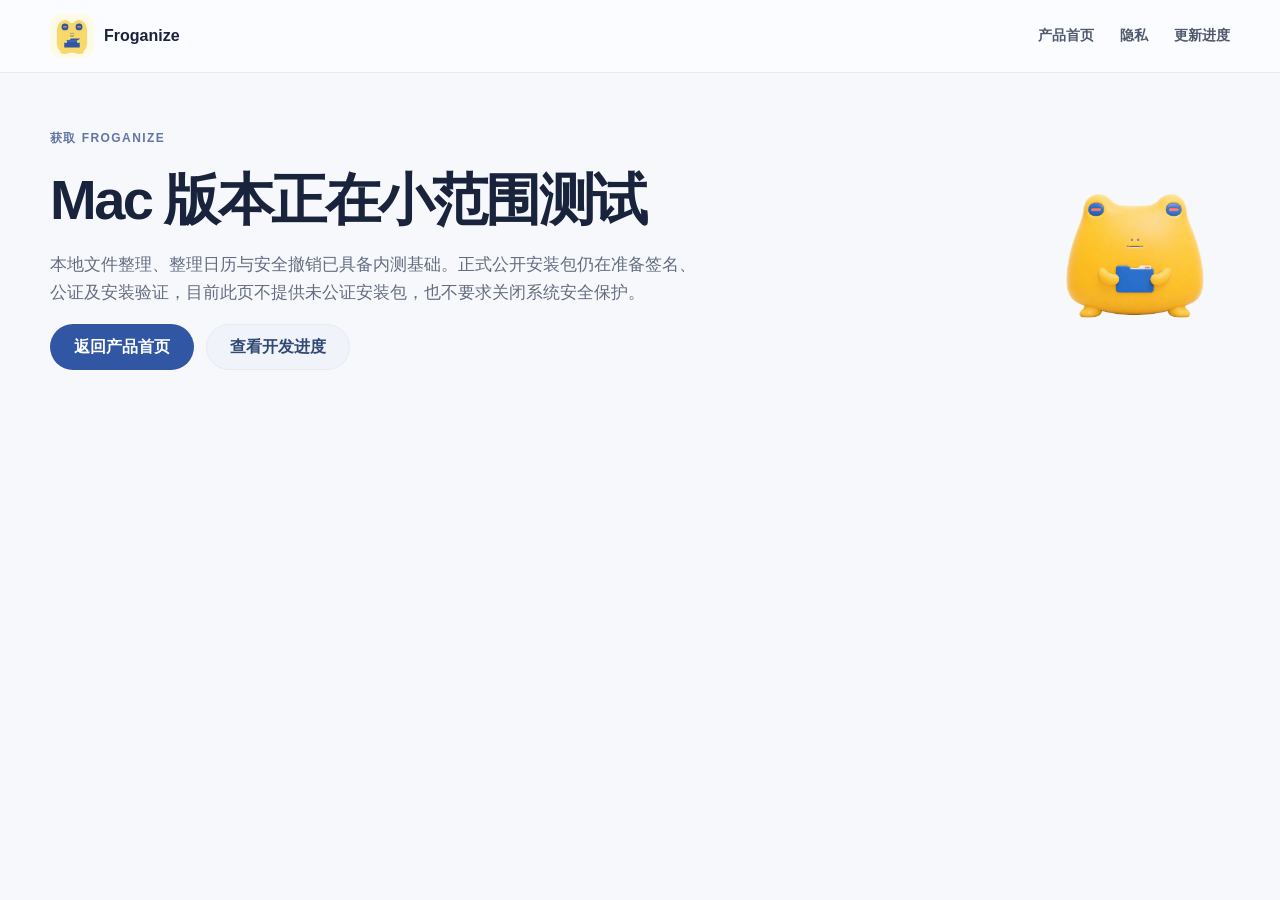
<file: download.html>
<!doctype html><html lang="zh-CN"><head><meta charset="utf-8"><meta name="viewport" content="width=device-width,initial-scale=1"><meta name="description" content="本地文件整理、整理日历与安全撤销已具备内测基础。正式公开安装包仍在准备签名、公证及安装验证，目前此页不提供未公证安装包，也不要求关闭系统安全保护。"><title>获取 Froganize · Froganize</title><link rel="canonical" href="https://www.froganize.com/download.html"><link rel="icon" href="./assets/froganize-mark.svg"><link rel="stylesheet" href="./styles.css"><link rel="stylesheet" href="./commercial.css"></head><body class="commercial"><header class="site-header"><div class="page-width header-inner"><a class="brand" href="./index.html"><img src="./assets/froganize-mark.svg" alt="" width="44" height="44"><strong>Froganize</strong></a><nav class="site-nav"><a href="./index.html">产品首页</a><a href="./privacy.html">隐私</a><a href="./changelog.html">更新进度</a></nav></div></header><main class="commercial-main page-width"><header class="commerce-hero"><div><p class="eyebrow">获取 Froganize</p><h1>Mac 版本正在小范围测试</h1><p class="intro">本地文件整理、整理日历与安全撤销已具备内测基础。正式公开安装包仍在准备签名、公证及安装验证，目前此页不提供未公证安装包，也不要求关闭系统安全保护。</p><div class="hero-actions"><a class="button button-primary" href="./index.html">返回产品首页</a><a class="button button-quiet" href="./changelog.html">查看开发进度</a></div></div><img src="./assets/froganize-3d-idle.png" alt="软陶蛙仔" width="256" height="256"></header></main></body></html>
</file>
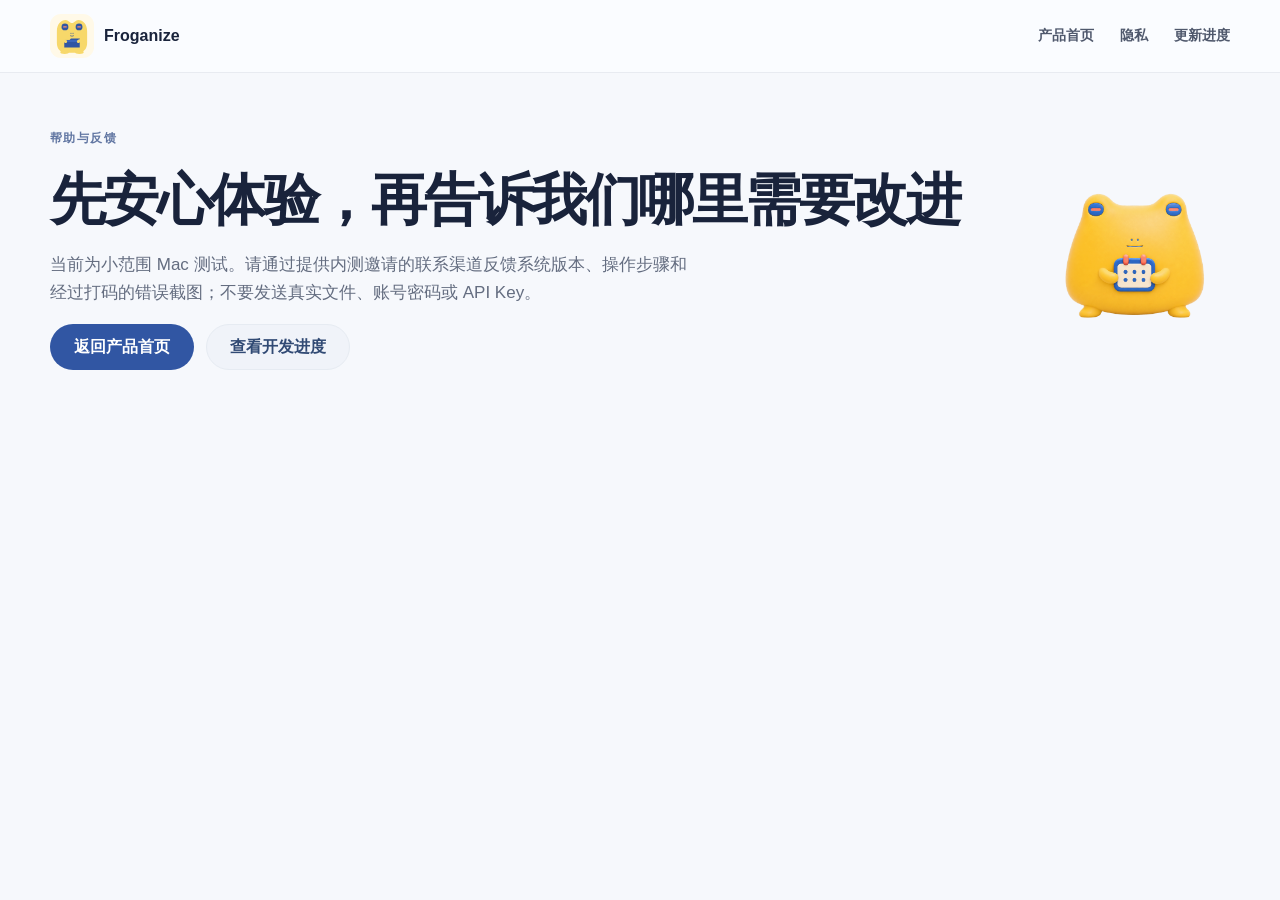
<file: help.html>
<!doctype html><html lang="zh-CN"><head><meta charset="utf-8"><meta name="viewport" content="width=device-width,initial-scale=1"><meta name="description" content="当前为小范围 Mac 测试。请通过提供内测邀请的联系渠道反馈系统版本、操作步骤和经过打码的错误截图；不要发送真实文件、账号密码或 API Key。"><title>帮助与反馈 · Froganize</title><link rel="canonical" href="https://www.froganize.com/help.html"><link rel="icon" href="./assets/froganize-mark.svg"><link rel="stylesheet" href="./styles.css"><link rel="stylesheet" href="./commercial.css"></head><body class="commercial"><header class="site-header"><div class="page-width header-inner"><a class="brand" href="./index.html"><img src="./assets/froganize-mark.svg" alt="" width="44" height="44"><strong>Froganize</strong></a><nav class="site-nav"><a href="./index.html">产品首页</a><a href="./privacy.html">隐私</a><a href="./changelog.html">更新进度</a></nav></div></header><main class="commercial-main page-width"><header class="commerce-hero"><div><p class="eyebrow">帮助与反馈</p><h1>先安心体验，再告诉我们哪里需要改进</h1><p class="intro">当前为小范围 Mac 测试。请通过提供内测邀请的联系渠道反馈系统版本、操作步骤和经过打码的错误截图；不要发送真实文件、账号密码或 API Key。</p><div class="hero-actions"><a class="button button-primary" href="./index.html">返回产品首页</a><a class="button button-quiet" href="./changelog.html">查看开发进度</a></div></div><img src="./assets/froganize-3d-calendar.png" alt="软陶蛙仔" width="256" height="256"></header></main></body></html>
</file>
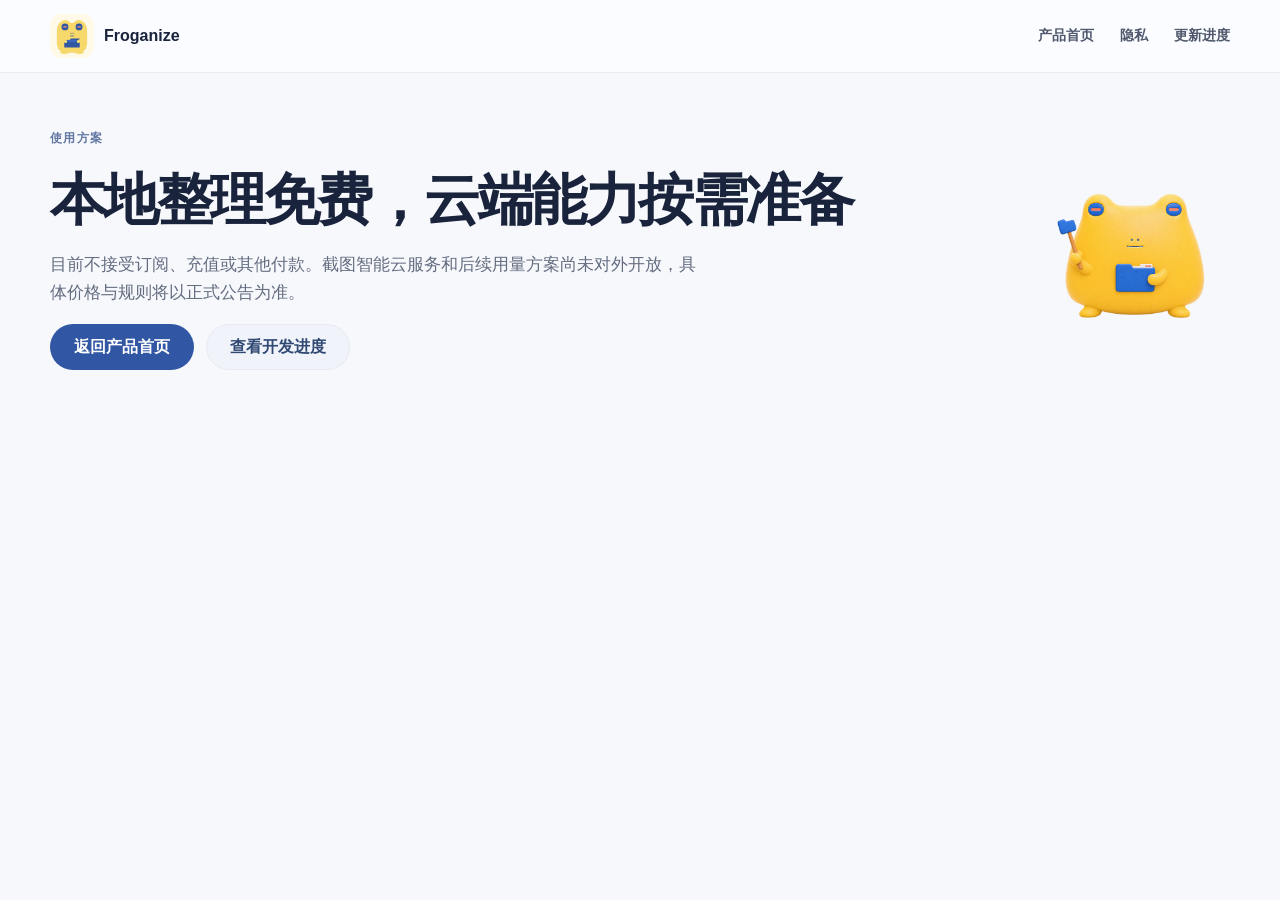
<file: pricing.html>
<!doctype html><html lang="zh-CN"><head><meta charset="utf-8"><meta name="viewport" content="width=device-width,initial-scale=1"><meta name="description" content="目前不接受订阅、充值或其他付款。截图智能云服务和后续用量方案尚未对外开放，具体价格与规则将以正式公告为准。"><title>使用方案 · Froganize</title><link rel="canonical" href="https://www.froganize.com/pricing.html"><link rel="icon" href="./assets/froganize-mark.svg"><link rel="stylesheet" href="./styles.css"><link rel="stylesheet" href="./commercial.css"></head><body class="commercial"><header class="site-header"><div class="page-width header-inner"><a class="brand" href="./index.html"><img src="./assets/froganize-mark.svg" alt="" width="44" height="44"><strong>Froganize</strong></a><nav class="site-nav"><a href="./index.html">产品首页</a><a href="./privacy.html">隐私</a><a href="./changelog.html">更新进度</a></nav></div></header><main class="commercial-main page-width"><header class="commerce-hero"><div><p class="eyebrow">使用方案</p><h1>本地整理免费，云端能力按需准备</h1><p class="intro">目前不接受订阅、充值或其他付款。截图智能云服务和后续用量方案尚未对外开放，具体价格与规则将以正式公告为准。</p><div class="hero-actions"><a class="button button-primary" href="./index.html">返回产品首页</a><a class="button button-quiet" href="./changelog.html">查看开发进度</a></div></div><img src="./assets/froganize-3d-organizing.png" alt="软陶蛙仔" width="256" height="256"></header></main></body></html>
</file>
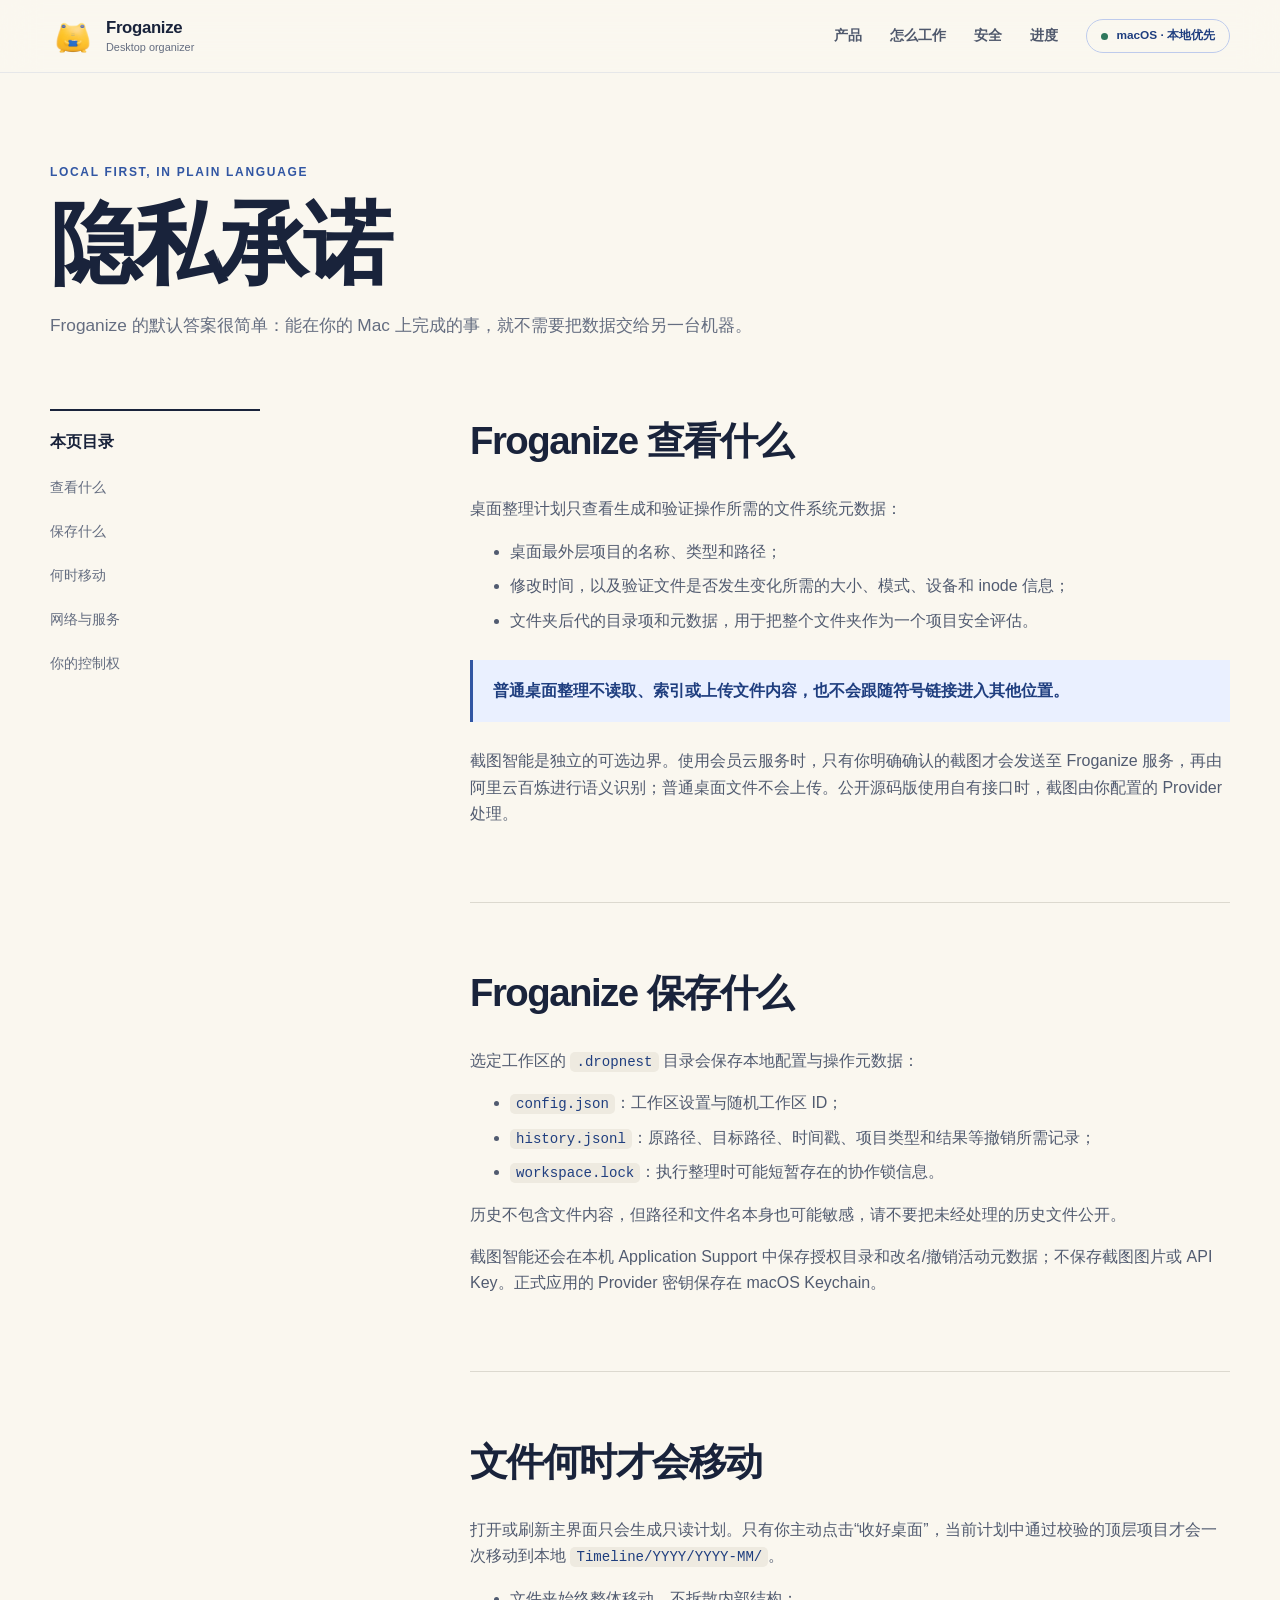
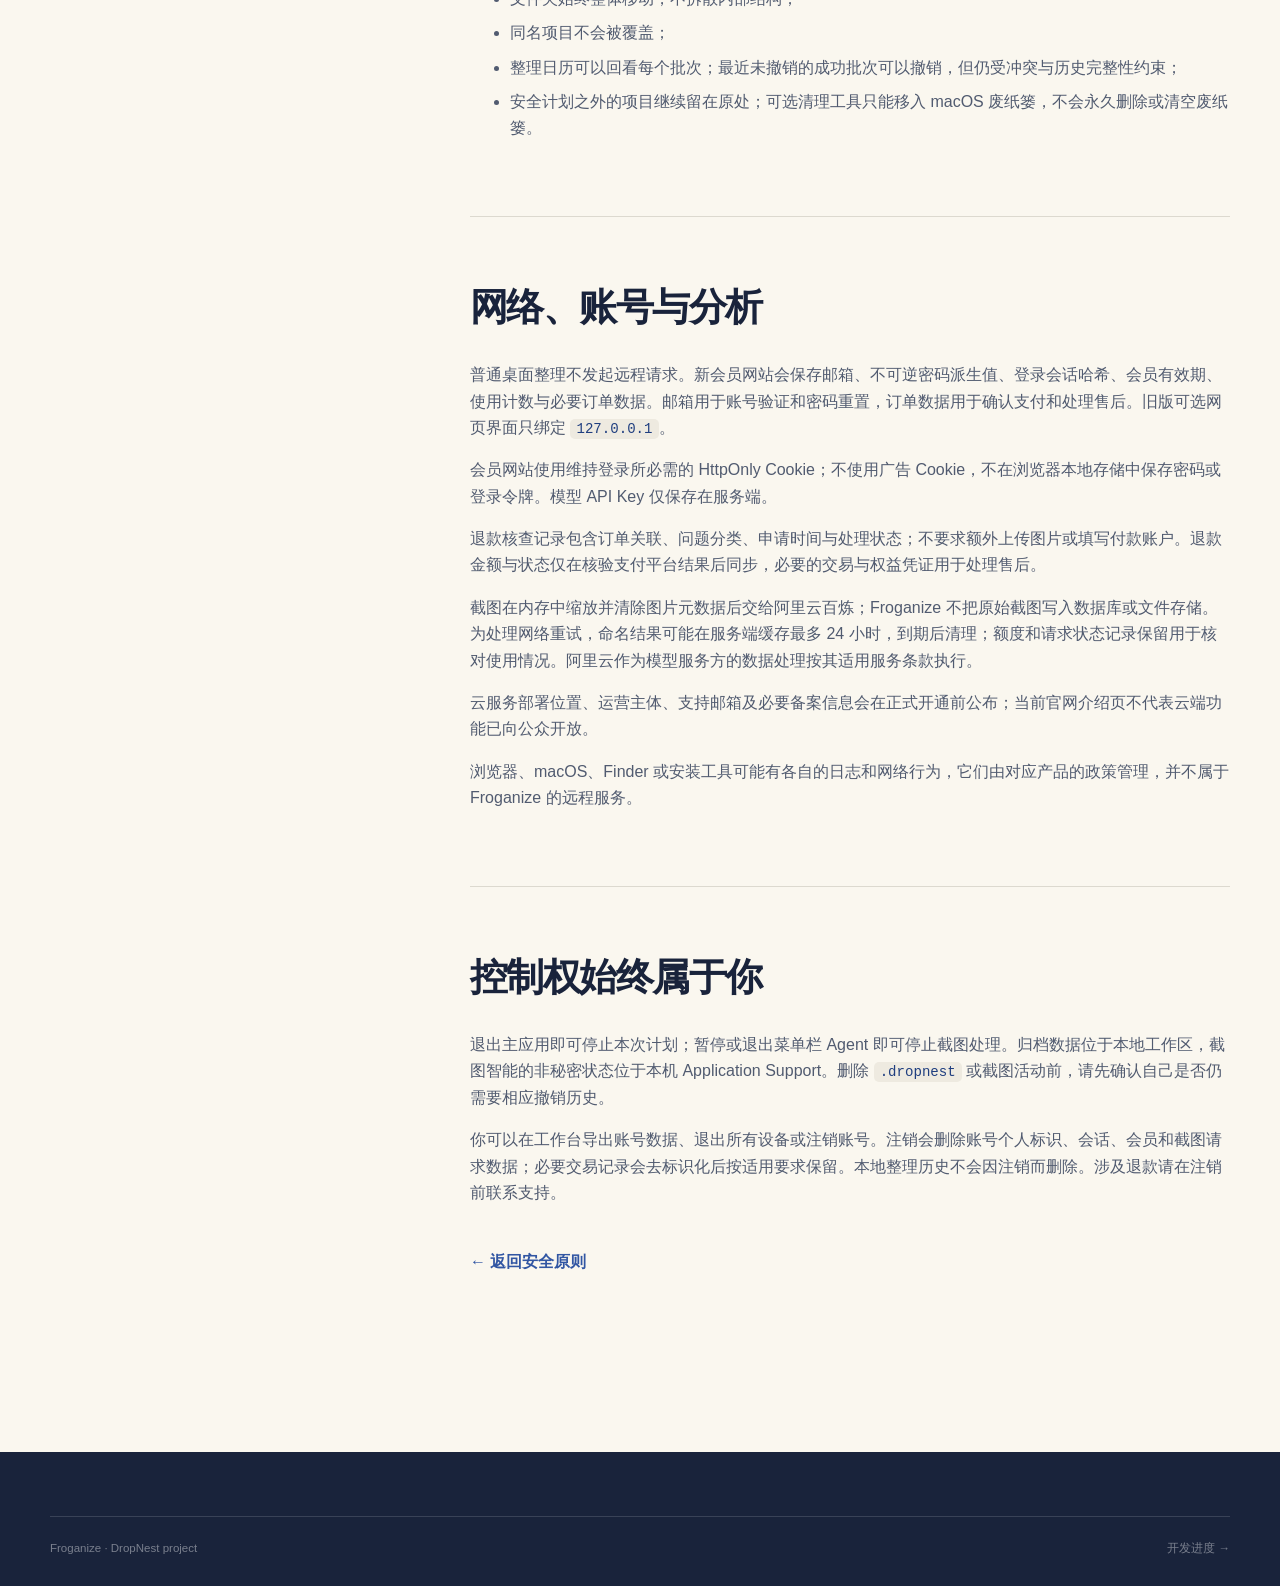
<file: privacy.html>
<!doctype html>
<html lang="zh-CN">
  <head>
    <meta charset="utf-8">
    <meta name="viewport" content="width=device-width, initial-scale=1">
    <meta name="description" content="Froganize 本地优先的隐私与文件安全承诺。">
    <meta name="theme-color" content="#faf7ef">
    <meta property="og:url" content="https://www.froganize.com/privacy.html">
    <title>隐私承诺 · Froganize</title>
    <link rel="canonical" href="https://www.froganize.com/privacy.html">
    <link rel="icon" type="image/svg+xml" href="./assets/froganize-mark.svg">
    <link rel="apple-touch-icon" href="./assets/apple-touch-icon.png">
    <link rel="stylesheet" href="./styles.css">
  </head>
  <body>
    <a class="skip-link" href="#main-content">跳到主要内容</a>
    <header class="site-header">
      <div class="page-width header-inner">
        <a class="brand" href="./index.html" aria-label="返回 Froganize 官网">
          <span class="brand-avatar" aria-hidden="true"><img src="./assets/froganize-mascot-128.png" alt="" width="128" height="128"></span>
          <span class="brand-copy"><strong>Froganize</strong><small>Desktop organizer</small></span>
        </a>
        <nav class="site-nav" aria-label="主要导航">
          <a href="./index.html#transformation">产品</a>
          <a href="./index.html#workflow">怎么工作</a>
          <a href="./index.html#safety">安全</a>
          <a href="./changelog.html">进度</a>
        </nav>
        <span class="local-pill"><i aria-hidden="true"></i>macOS · 本地优先</span>
        <details class="mobile-nav">
          <summary aria-label="打开网站导航"><span></span><span></span><span></span></summary>
          <nav aria-label="移动端导航"><a href="./index.html">返回首页</a><a href="./index.html#workflow">怎么工作</a><a href="./index.html#safety">安全原则</a><a href="./changelog.html">开发进度</a></nav>
        </details>
      </div>
    </header>

    <main class="subpage-main page-width" id="main-content">
      <header class="document-hero">
        <p class="eyebrow">Local First, in plain language</p>
        <h1>隐私承诺</h1>
        <p>Froganize 的默认答案很简单：能在你的 Mac 上完成的事，就不需要把数据交给另一台机器。</p>
      </header>

      <div class="document-layout">
        <nav class="document-toc" aria-label="页面目录">
          <strong>本页目录</strong>
          <a href="#inspect">查看什么</a>
          <a href="#store">保存什么</a>
          <a href="#move">何时移动</a>
          <a href="#network">网络与服务</a>
          <a href="#control">你的控制权</a>
        </nav>

        <div class="document-content">
          <section class="document-section" id="inspect">
            <h2>Froganize 查看什么</h2>
            <p>桌面整理计划只查看生成和验证操作所需的文件系统元数据：</p>
            <ul>
              <li>桌面最外层项目的名称、类型和路径；</li>
              <li>修改时间，以及验证文件是否发生变化所需的大小、模式、设备和 inode 信息；</li>
              <li>文件夹后代的目录项和元数据，用于把整个文件夹作为一个项目安全评估。</li>
            </ul>
            <div class="document-callout">普通桌面整理不读取、索引或上传文件内容，也不会跟随符号链接进入其他位置。</div>
            <p>截图智能是独立的可选边界。使用会员云服务时，只有你明确确认的截图才会发送至 Froganize 服务，再由阿里云百炼进行语义识别；普通桌面文件不会上传。公开源码版使用自有接口时，截图由你配置的 Provider 处理。</p>
          </section>

          <section class="document-section" id="store">
            <h2>Froganize 保存什么</h2>
            <p>选定工作区的 <code>.dropnest</code> 目录会保存本地配置与操作元数据：</p>
            <ul>
              <li><code>config.json</code>：工作区设置与随机工作区 ID；</li>
              <li><code>history.jsonl</code>：原路径、目标路径、时间戳、项目类型和结果等撤销所需记录；</li>
              <li><code>workspace.lock</code>：执行整理时可能短暂存在的协作锁信息。</li>
            </ul>
            <p>历史不包含文件内容，但路径和文件名本身也可能敏感，请不要把未经处理的历史文件公开。</p>
            <p>截图智能还会在本机 Application Support 中保存授权目录和改名/撤销活动元数据；不保存截图图片或 API Key。正式应用的 Provider 密钥保存在 macOS Keychain。</p>
          </section>

          <section class="document-section" id="move">
            <h2>文件何时才会移动</h2>
            <p>打开或刷新主界面只会生成只读计划。只有你主动点击“收好桌面”，当前计划中通过校验的顶层项目才会一次移动到本地 <code>Timeline/YYYY/YYYY-MM/</code>。</p>
            <ul>
              <li>文件夹始终整体移动，不拆散内部结构；</li>
              <li>同名项目不会被覆盖；</li>
              <li>整理日历可以回看每个批次；最近未撤销的成功批次可以撤销，但仍受冲突与历史完整性约束；</li>
              <li>安全计划之外的项目继续留在原处；可选清理工具只能移入 macOS 废纸篓，不会永久删除或清空废纸篓。</li>
            </ul>
          </section>

          <section class="document-section" id="network">
            <h2>网络、账号与分析</h2>
            <p>普通桌面整理不发起远程请求。新会员网站会保存邮箱、不可逆密码派生值、登录会话哈希、会员有效期、使用计数与必要订单数据。邮箱用于账号验证和密码重置，订单数据用于确认支付和处理售后。旧版可选网页界面只绑定 <code>127.0.0.1</code>。</p>
            <p>会员网站使用维持登录所必需的 HttpOnly Cookie；不使用广告 Cookie，不在浏览器本地存储中保存密码或登录令牌。模型 API Key 仅保存在服务端。</p>
            <p>退款核查记录包含订单关联、问题分类、申请时间与处理状态；不要求额外上传图片或填写付款账户。退款金额与状态仅在核验支付平台结果后同步，必要的交易与权益凭证用于处理售后。</p>
            <p>截图在内存中缩放并清除图片元数据后交给阿里云百炼；Froganize 不把原始截图写入数据库或文件存储。为处理网络重试，命名结果可能在服务端缓存最多 24 小时，到期后清理；额度和请求状态记录保留用于核对使用情况。阿里云作为模型服务方的数据处理按其适用服务条款执行。</p>
            <p>云服务部署位置、运营主体、支持邮箱及必要备案信息会在正式开通前公布；当前官网介绍页不代表云端功能已向公众开放。</p>
            <p>浏览器、macOS、Finder 或安装工具可能有各自的日志和网络行为，它们由对应产品的政策管理，并不属于 Froganize 的远程服务。</p>
          </section>

          <section class="document-section" id="control">
            <h2>控制权始终属于你</h2>
            <p>退出主应用即可停止本次计划；暂停或退出菜单栏 Agent 即可停止截图处理。归档数据位于本地工作区，截图智能的非秘密状态位于本机 Application Support。删除 <code>.dropnest</code> 或截图活动前，请先确认自己是否仍需要相应撤销历史。</p>
            <p>你可以在<a href="./account.html">工作台</a>导出账号数据、退出所有设备或注销账号。注销会删除账号个人标识、会话、会员和截图请求数据；必要交易记录会去标识化后按适用要求保留。本地整理历史不会因注销而删除。涉及退款请在注销前联系支持。</p>
            <a class="document-back" href="./index.html#safety">← 返回安全原则</a>
          </section>
        </div>
      </div>
    </main>

    <footer class="site-footer">
      <div class="page-width footer-bottom"><span>Froganize · DropNest project</span><a href="./changelog.html">开发进度 →</a></div>
    </footer>
  </body>
</html>
</file>
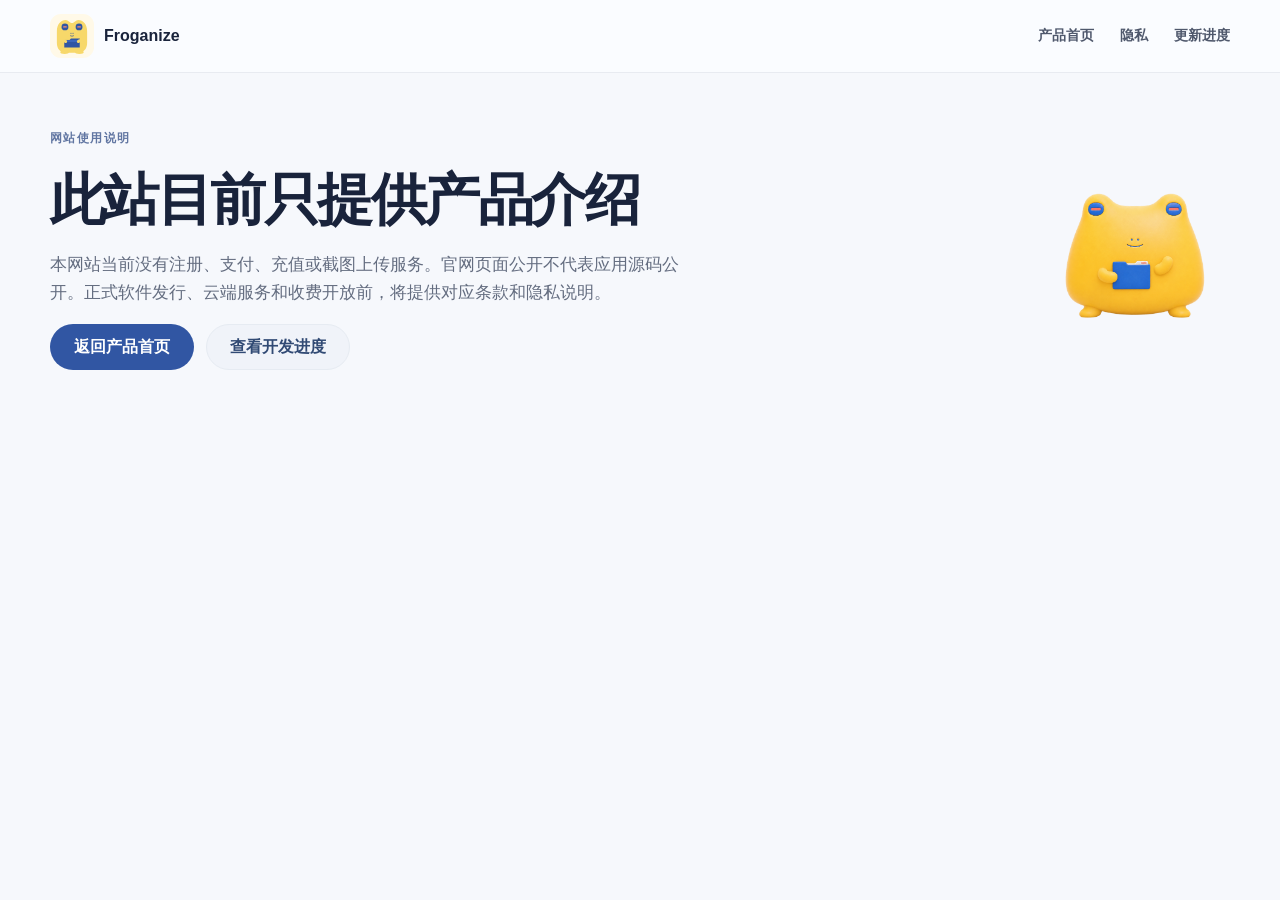
<file: terms.html>
<!doctype html><html lang="zh-CN"><head><meta charset="utf-8"><meta name="viewport" content="width=device-width,initial-scale=1"><meta name="description" content="本网站当前没有注册、支付、充值或截图上传服务。官网页面公开不代表应用源码公开。正式软件发行、云端服务和收费开放前，将提供对应条款和隐私说明。"><title>网站使用说明 · Froganize</title><link rel="canonical" href="https://www.froganize.com/terms.html"><link rel="icon" href="./assets/froganize-mark.svg"><link rel="stylesheet" href="./styles.css"><link rel="stylesheet" href="./commercial.css"></head><body class="commercial"><header class="site-header"><div class="page-width header-inner"><a class="brand" href="./index.html"><img src="./assets/froganize-mark.svg" alt="" width="44" height="44"><strong>Froganize</strong></a><nav class="site-nav"><a href="./index.html">产品首页</a><a href="./privacy.html">隐私</a><a href="./changelog.html">更新进度</a></nav></div></header><main class="commercial-main page-width"><header class="commerce-hero"><div><p class="eyebrow">网站使用说明</p><h1>此站目前只提供产品介绍</h1><p class="intro">本网站当前没有注册、支付、充值或截图上传服务。官网页面公开不代表应用源码公开。正式软件发行、云端服务和收费开放前，将提供对应条款和隐私说明。</p><div class="hero-actions"><a class="button button-primary" href="./index.html">返回产品首页</a><a class="button button-quiet" href="./changelog.html">查看开发进度</a></div></div><img src="./assets/froganize-3d-success.png" alt="软陶蛙仔" width="256" height="256"></header></main></body></html>
</file>
<file: styles.css>
:root {
  --canvas: #faf7ef;
  --surface: #fffdf8;
  --surface-blue: #eaf0ff;
  --ink: #19233b;
  --muted: #646d80;
  --line: #dcd9cf;
  --line-blue: #becbec;
  --cobalt: #3156a3;
  --cobalt-dark: #1f3e7f;
  --yellow: #f7d86a;
  --coral: #f38b72;
  --coral-ink: #9c4737;
  --green: #2f775c;
  --radius: 20px;
  --page: 1180px;
  --shadow-product: 0 26px 70px rgba(35, 54, 94, 0.16);
}

*,
*::before,
*::after {
  box-sizing: border-box;
}

html {
  scroll-behavior: smooth;
}

body {
  margin: 0;
  background: var(--canvas);
  color: var(--ink);
  font-family: -apple-system, BlinkMacSystemFont, "SF Pro Display", "PingFang SC",
    "Helvetica Neue", Arial, sans-serif;
  font-size: 16px;
  line-height: 1.65;
  text-rendering: optimizeLegibility;
  -webkit-font-smoothing: antialiased;
}

img {
  display: block;
  max-width: 100%;
  height: auto;
}

a {
  color: inherit;
  text-decoration: none;
}

button,
a,
summary {
  -webkit-tap-highlight-color: transparent;
}

a:focus-visible,
button:focus-visible,
summary:focus-visible {
  outline: 3px solid var(--cobalt-dark);
  outline-offset: 4px;
}

p,
h1,
h2,
h3,
figure,
ul,
ol,
dl,
dd {
  margin-top: 0;
}

h1,
h2,
h3,
.story-ending {
  text-wrap: balance;
}

p {
  text-wrap: pretty;
}

.hero-lead,
.section-heading > p,
.safety-lead,
.story-intro > p:last-child,
.story-copy p,
.release-detail > p {
  text-wrap: balance;
}

.page-width {
  width: min(calc(100% - 48px), var(--page));
  margin-inline: auto;
}

.section-block {
  padding: 116px 0;
  scroll-margin-top: 92px;
}

.skip-link {
  position: fixed;
  top: 12px;
  left: 12px;
  z-index: 100;
  padding: 10px 16px;
  border-radius: 10px;
  background: var(--ink);
  color: white;
  transform: translateY(-160%);
  transition: transform 160ms ease;
}

.skip-link:focus {
  transform: translateY(0);
}

.eyebrow {
  margin-bottom: 18px;
  color: var(--cobalt);
  font-size: 0.75rem;
  font-weight: 800;
  letter-spacing: 0.14em;
  text-transform: uppercase;
}

.site-header {
  position: sticky;
  top: 0;
  z-index: 50;
  border-bottom: 1px solid rgba(49, 86, 163, 0.1);
  background: rgba(250, 247, 239, 0.88);
  -webkit-backdrop-filter: blur(18px);
  backdrop-filter: blur(18px);
}

.header-inner {
  display: flex;
  min-height: 72px;
  align-items: center;
  gap: 28px;
}

.brand {
  display: inline-flex;
  min-height: 44px;
  align-items: center;
  gap: 10px;
  flex: 0 0 auto;
}

.brand-avatar {
  display: grid;
  width: 46px;
  height: 46px;
  place-items: center;
}

.brand-avatar img {
  width: 46px;
  height: 46px;
  object-fit: contain;
}

.brand-copy {
  display: grid;
  line-height: 1.08;
}

.brand-copy strong {
  font-size: 1.05rem;
  letter-spacing: -0.02em;
}

.brand-copy small {
  margin-top: 5px;
  color: var(--muted);
  font-size: 0.68rem;
}

.site-nav {
  display: flex;
  align-items: center;
  gap: 28px;
  margin-left: auto;
}

.site-nav a {
  min-height: 44px;
  display: inline-flex;
  align-items: center;
  color: #4f586c;
  font-size: 0.88rem;
  font-weight: 650;
}

.site-nav a:hover,
.text-link:hover,
.footer-main nav a:hover {
  color: var(--cobalt);
}

.header-download {
  display: inline-flex;
  min-height: 44px;
  align-items: center;
  justify-content: center;
  padding: 0 20px;
  border-radius: 999px;
  background: var(--cobalt);
  color: white;
  font-size: 0.87rem;
  font-weight: 800;
}

.header-download:hover {
  background: var(--cobalt-dark);
}

.mobile-nav {
  display: none;
  position: relative;
}

.mobile-nav summary {
  display: grid;
  width: 44px;
  min-height: 44px;
  align-content: center;
  gap: 5px;
  padding: 10px;
  cursor: pointer;
  list-style: none;
}

.mobile-nav summary::-webkit-details-marker {
  display: none;
}

.mobile-nav summary span {
  width: 22px;
  height: 2px;
  border-radius: 2px;
  background: var(--ink);
}

.mobile-nav nav {
  position: absolute;
  top: 52px;
  right: 0;
  display: grid;
  width: min(280px, calc(100vw - 32px));
  padding: 10px;
  border: 1px solid var(--line);
  border-radius: 16px;
  background: var(--surface);
  box-shadow: 0 18px 45px rgba(25, 35, 59, 0.14);
}

.mobile-nav nav a {
  display: flex;
  min-height: 46px;
  align-items: center;
  padding: 0 12px;
  border-radius: 10px;
  font-weight: 700;
}

.mobile-nav nav a:hover {
  background: var(--surface-blue);
}

.mobile-nav nav .download-cta {
  margin-top: 6px;
  justify-content: center;
  background: var(--cobalt);
  color: white;
}

.hero {
  min-height: min(780px, calc(100vh - 72px));
  display: grid;
  grid-template-columns: minmax(0, 0.92fr) minmax(420px, 1.08fr);
  align-items: center;
  gap: clamp(36px, 6vw, 88px);
  padding-top: 72px;
  padding-bottom: 80px;
  scroll-margin-top: 92px;
}

.hero-copy {
  position: relative;
  z-index: 2;
}

.hero h1 {
  max-width: 730px;
  margin-bottom: 28px;
  font-size: clamp(3.65rem, 6vw, 6.4rem);
  font-weight: 850;
  letter-spacing: -0.075em;
  line-height: 0.98;
  text-wrap: balance;
}

.hero-lead {
  max-width: 600px;
  margin-bottom: 30px;
  color: #4f586b;
  font-size: 1.12rem;
  line-height: 1.85;
}

.hero-actions,
.release-actions {
  display: flex;
  flex-wrap: wrap;
  gap: 12px;
}

.button {
  display: inline-flex;
  min-height: 50px;
  align-items: center;
  justify-content: center;
  padding: 0 23px;
  border-radius: 999px;
  font-weight: 800;
  transition: transform 160ms ease, background 160ms ease, color 160ms ease;
}

.button:hover {
  transform: translateY(-2px);
}

.button-primary {
  background: var(--cobalt);
  color: white;
}

.button-primary:hover {
  background: var(--cobalt-dark);
}

.button-quiet {
  border: 1px solid var(--line-blue);
  background: transparent;
  color: var(--cobalt-dark);
}

.button-quiet:hover {
  background: var(--surface-blue);
}

.preview-note {
  margin: 14px 0 0;
  color: var(--muted);
  font-size: 0.78rem;
}

.trust-list {
  display: flex;
  flex-wrap: wrap;
  gap: 8px 22px;
  margin: 34px 0 0;
  padding: 20px 0 0;
  border-top: 1px solid var(--line);
  list-style: none;
  color: var(--muted);
  font-size: 0.82rem;
  font-weight: 700;
}

.trust-list li::before {
  content: "✓";
  margin-right: 7px;
  color: var(--green);
}

.hero-visual {
  margin: 0;
}

.hero-visual img {
  width: 100%;
  mix-blend-mode: multiply;
  -webkit-mask-image: radial-gradient(ellipse 76% 72% at 51% 50%, #000 58%, transparent 96%);
  mask-image: radial-gradient(ellipse 76% 72% at 51% 50%, #000 58%, transparent 96%);
}

.section-heading {
  margin-bottom: 62px;
}

.section-heading h2,
.story-intro h2,
.safety-copy h2,
.release-copy h2 {
  margin-bottom: 0;
  font-size: clamp(2.55rem, 4.7vw, 4.75rem);
  font-weight: 820;
  letter-spacing: -0.055em;
  line-height: 1.06;
  text-wrap: balance;
}

.split-heading {
  display: grid;
  grid-template-columns: minmax(0, 1fr) minmax(300px, 0.66fr);
  align-items: end;
  gap: 80px;
}

.split-heading > p {
  margin-bottom: 6px;
  color: var(--muted);
  font-size: 1.02rem;
  line-height: 1.85;
}

.transformation-section {
  border-top: 1px solid var(--line);
  background: var(--surface);
}

.before-after-demo {
  display: grid;
  grid-template-columns: minmax(0, 1fr) 92px minmax(0, 1fr);
  align-items: stretch;
  overflow: clip;
  border: 1px solid var(--line);
  border-radius: var(--radius);
  background: white;
}

.file-panel {
  min-width: 0;
  padding: clamp(28px, 4vw, 52px);
}

.before-panel {
  background: #fffaf6;
}

.after-panel {
  background: #f5f8ff;
}

.panel-label {
  display: flex;
  align-items: center;
  gap: 9px;
  margin-bottom: 26px;
  color: var(--muted);
  font-size: 0.76rem;
  font-weight: 800;
  letter-spacing: 0.08em;
  text-transform: uppercase;
}

.panel-label i {
  width: 8px;
  height: 8px;
  border-radius: 50%;
  background: var(--coral);
}

.after-panel .panel-label i {
  background: var(--cobalt);
}

.file-panel h3 {
  margin-bottom: 30px;
  font-size: clamp(1.65rem, 3vw, 2.45rem);
  line-height: 1.18;
  letter-spacing: -0.035em;
}

.file-list,
.timeline-tree {
  display: grid;
  gap: 10px;
  margin-bottom: 0;
  padding: 0;
  list-style: none;
}

.file-list li,
.timeline-tree li {
  display: flex;
  min-height: 42px;
  align-items: center;
  gap: 12px;
  padding: 8px 12px;
  border-bottom: 1px solid rgba(100, 109, 128, 0.13);
  font-size: 0.9rem;
}

.file-list .faded {
  opacity: 0.45;
  text-decoration: line-through;
}

.file-icon,
.tree-file {
  position: relative;
  width: 18px;
  height: 22px;
  flex: 0 0 auto;
  border-radius: 3px;
  background: var(--coral);
}

.file-icon::after,
.tree-file::after {
  content: "";
  position: absolute;
  top: 4px;
  right: -1px;
  border-width: 4px 0 0 4px;
  border-style: solid;
  border-color: transparent transparent transparent rgba(255, 255, 255, 0.75);
}

.file-icon.folder,
.tree-folder {
  width: 23px;
  height: 17px;
  border-radius: 3px;
  background: var(--cobalt);
}

.file-icon.folder::before,
.tree-folder::before {
  content: "";
  position: absolute;
  top: -4px;
  left: 2px;
  width: 10px;
  height: 5px;
  border-radius: 3px 3px 0 0;
  background: inherit;
}

.file-icon.folder::after {
  display: none;
}

.tree-folder {
  position: relative;
  display: inline-block;
  flex: 0 0 auto;
}

.tree-file {
  width: 15px;
  height: 19px;
  background: #8498ca;
}

.timeline-tree .depth-one {
  padding-left: 30px;
}

.timeline-tree .depth-two {
  padding-left: 54px;
}

.timeline-tree .depth-three {
  padding-left: 80px;
  color: var(--muted);
}

.stays-note {
  margin: 22px 0 0;
  padding-top: 18px;
  border-top: 1px solid var(--line-blue);
  color: var(--cobalt-dark);
  font-size: 0.82rem;
  font-weight: 700;
}

.confirm-bridge {
  display: grid;
  place-content: center;
  gap: 4px;
  border-inline: 1px solid var(--line);
  background: var(--canvas);
  color: var(--cobalt);
  text-align: center;
}

.confirm-bridge span {
  font-size: 0.7rem;
  font-weight: 800;
}

.confirm-bridge i {
  font-size: 2rem;
  font-style: normal;
}

.outcome-list {
  display: grid;
  grid-template-columns: repeat(3, 1fr);
  margin: 42px 0 0;
  border-block: 1px solid var(--line);
}

.outcome-list div {
  padding: 24px 30px;
}

.outcome-list div + div {
  border-left: 1px solid var(--line);
}

.outcome-list dt {
  margin-bottom: 4px;
  font-weight: 800;
}

.outcome-list dd {
  margin-bottom: 0;
  color: var(--muted);
  font-size: 0.86rem;
}

.workflow-section {
  background: var(--canvas);
}

.centered-heading {
  max-width: 720px;
  margin-inline: auto;
  text-align: center;
}

.centered-heading > p:last-child {
  max-width: 620px;
  margin: 22px auto 0;
  color: var(--muted);
}

.workflow-list {
  display: grid;
  grid-template-columns: repeat(4, 1fr);
  margin: 0;
  padding: 0;
  border-block: 1px solid var(--line);
  list-style: none;
}

.workflow-list li {
  min-width: 0;
  padding: 32px 28px 38px;
}

.workflow-mascot {
  width: 112px;
  height: 112px;
  margin: 0 auto 22px;
  object-fit: contain;
  filter: drop-shadow(0 12px 14px rgba(31, 62, 127, 0.09));
  transition: transform 180ms ease;
}

.workflow-list li:hover .workflow-mascot {
  transform: translateY(-4px);
}

.workflow-list li + li {
  border-left: 1px solid var(--line);
}

.workflow-list span {
  color: var(--cobalt);
  font-size: 0.73rem;
  font-weight: 850;
}

.workflow-list p {
  margin: 18px 0 0;
  color: var(--muted);
  font-size: 0.7rem;
  font-weight: 800;
  letter-spacing: 0.12em;
  text-transform: uppercase;
}

.workflow-list h3 {
  margin: 4px 0 14px;
  font-size: 1.5rem;
}

.workflow-list small {
  color: var(--muted);
  font-size: 0.85rem;
  line-height: 1.75;
}

.product-section {
  background: var(--surface);
}

.app-window {
  overflow: clip;
  margin: 0;
  border: 1px solid #cfd5e1;
  border-radius: var(--radius);
  background: #f7f8fb;
  box-shadow: var(--shadow-product);
}

.window-bar {
  position: relative;
  display: flex;
  min-height: 48px;
  align-items: center;
  gap: 8px;
  padding: 0 18px;
  border-bottom: 1px solid #d9dce4;
  background: #eff0f3;
}

.window-bar span {
  width: 12px;
  height: 12px;
  border-radius: 50%;
  background: #ff6257;
}

.window-bar span:nth-child(2) {
  background: #ffc04c;
}

.window-bar span:nth-child(3) {
  background: #30c750;
}

.window-bar strong {
  position: absolute;
  left: 50%;
  color: #5e6572;
  font-size: 0.76rem;
  transform: translateX(-50%);
}

.product-shot-link {
  display: block;
  background: white;
}

.product-shot-link img {
  width: 100%;
}

.app-window figcaption {
  display: flex;
  min-height: 54px;
  align-items: center;
  gap: 22px;
  padding: 10px 18px;
  color: var(--muted);
  font-size: 0.75rem;
}

.app-window figcaption span {
  color: var(--green);
  font-weight: 800;
}

.app-window figcaption strong {
  margin-right: auto;
}

.app-window figcaption a {
  color: var(--cobalt);
  font-weight: 800;
}

.product-points {
  display: grid;
  grid-template-columns: repeat(3, 1fr);
  margin: 36px 0 0;
  padding: 0;
  border-bottom: 1px solid var(--line);
  list-style: none;
}

.product-points li {
  display: grid;
  grid-template-columns: auto 1fr;
  gap: 10px 18px;
  padding: 0 24px 28px;
}

.product-points li + li {
  border-left: 1px solid var(--line);
}

.product-points strong {
  color: var(--cobalt);
}

.product-points span {
  color: var(--muted);
}

.intelligence-section {
  overflow: clip;
  border-top: 1px solid var(--line);
  background:
    radial-gradient(circle at 12% 18%, rgba(247, 216, 106, 0.2), transparent 28%),
    radial-gradient(circle at 88% 72%, rgba(49, 86, 163, 0.11), transparent 30%),
    var(--canvas);
}

.intelligence-heading > p {
  max-width: 520px;
}

.intelligence-heading h2 span {
  white-space: nowrap;
}

.rename-demo {
  display: grid;
  grid-template-columns: minmax(0, 1fr) 180px minmax(0, 1fr);
  align-items: center;
  gap: 24px;
  padding: clamp(24px, 4vw, 48px);
  border: 1px solid rgba(255, 255, 255, 0.78);
  border-radius: 32px;
  background: rgba(255, 255, 255, 0.48);
  box-shadow:
    0 24px 70px rgba(35, 54, 94, 0.1),
    inset 0 1px 0 rgba(255, 255, 255, 0.86);
  -webkit-backdrop-filter: blur(24px);
  backdrop-filter: blur(24px);
}

.rename-file {
  min-width: 0;
  padding: 28px;
  border: 1px solid rgba(49, 86, 163, 0.13);
  border-radius: 22px;
  background: rgba(255, 253, 248, 0.82);
}

.rename-after {
  border-color: rgba(49, 86, 163, 0.28);
  background: rgba(234, 240, 255, 0.72);
}

.rename-kicker {
  display: inline-flex;
  margin-bottom: 18px;
  color: var(--muted);
  font-size: 0.72rem;
  font-weight: 850;
  letter-spacing: 0.1em;
}

.rename-after .rename-kicker {
  color: var(--cobalt);
}

.screenshot-thumbnail {
  position: relative;
  display: grid;
  height: 150px;
  grid-template-columns: repeat(3, 1fr);
  align-items: end;
  gap: 9px;
  overflow: hidden;
  margin-bottom: 22px;
  padding: 24px;
  border-radius: 15px;
  background: linear-gradient(145deg, #f7d86a 0 44%, #f5ede0 44% 100%);
}

.screenshot-thumbnail::before {
  content: "";
  position: absolute;
  inset: 15px 15px auto;
  height: 8px;
  border-radius: 999px;
  background: rgba(25, 35, 59, 0.12);
}

.screenshot-thumbnail span {
  height: 32%;
  border-radius: 7px 7px 3px 3px;
  background: rgba(49, 86, 163, 0.68);
}

.screenshot-thumbnail span:nth-child(2) {
  height: 58%;
}

.screenshot-thumbnail span:nth-child(3) {
  height: 82%;
}

.screenshot-thumbnail i {
  position: absolute;
  top: 35px;
  right: 25px;
  width: 36px;
  height: 36px;
  border: 8px solid rgba(243, 139, 114, 0.82);
  border-radius: 50%;
}

.screenshot-thumbnail.named {
  background: linear-gradient(145deg, #dce6ff 0 44%, #f6f8ff 44% 100%);
}

.rename-file p {
  overflow-wrap: anywhere;
  margin-bottom: 7px;
  color: var(--ink);
  font-size: 0.95rem;
  font-weight: 800;
}

.rename-file small {
  color: var(--muted);
  font-size: 0.78rem;
}

.rename-magic {
  display: grid;
  justify-items: center;
  color: var(--cobalt);
  text-align: center;
}

.rename-magic img {
  width: 124px;
  height: 124px;
  object-fit: contain;
  filter: drop-shadow(0 14px 18px rgba(31, 62, 127, 0.12));
}

.rename-magic span {
  margin-top: 4px;
  font-size: 0.72rem;
  font-weight: 850;
}

.rename-magic i {
  margin-top: 3px;
  font-size: 1.75rem;
  font-style: normal;
}

.intelligence-steps {
  display: grid;
  grid-template-columns: repeat(2, 1fr);
  gap: 0;
  margin: 56px 0 0;
  padding: 0;
  border-block: 1px solid var(--line);
  list-style: none;
}

.intelligence-steps li {
  display: grid;
  grid-template-columns: 54px minmax(0, 1fr);
  gap: 18px;
  padding: 30px;
}

.intelligence-steps li:nth-child(even) {
  border-left: 1px solid var(--line);
}

.intelligence-steps li:nth-child(n + 3) {
  border-top: 1px solid var(--line);
}

.intelligence-steps > li > span {
  display: grid;
  width: 48px;
  height: 48px;
  place-items: center;
  border: 1px solid rgba(49, 86, 163, 0.18);
  border-radius: 50%;
  background: rgba(255, 255, 255, 0.55);
  color: var(--cobalt);
  font-size: 0.72rem;
  font-weight: 850;
}

.intelligence-steps h3 {
  margin-bottom: 7px;
  font-size: 1.08rem;
}

.intelligence-steps p {
  margin-bottom: 0;
  color: var(--muted);
  font-size: 0.86rem;
}

.intelligence-boundary {
  display: grid;
  grid-template-columns: minmax(0, 0.9fr) minmax(0, 1.1fr);
  gap: clamp(48px, 8vw, 110px);
  margin-top: 78px;
  padding: clamp(34px, 5vw, 64px);
  border-radius: 28px;
  background: var(--ink);
  color: white;
}

.boundary-copy .eyebrow {
  color: var(--yellow);
}

.boundary-copy h3 {
  margin-bottom: 24px;
  font-size: clamp(2rem, 3.6vw, 3.55rem);
  letter-spacing: -0.045em;
  line-height: 1.08;
}

.boundary-copy > p:last-child {
  margin-bottom: 0;
  color: rgba(255, 255, 255, 0.67);
  font-size: 0.92rem;
}

.boundary-list {
  margin-bottom: 0;
  border-top: 1px solid rgba(255, 255, 255, 0.18);
}

.boundary-list div {
  padding: 20px 0;
  border-bottom: 1px solid rgba(255, 255, 255, 0.18);
}

.boundary-list dt {
  margin-bottom: 6px;
  color: white;
  font-weight: 800;
}

.boundary-list dd {
  margin-bottom: 0;
  color: rgba(255, 255, 255, 0.64);
  font-size: 0.84rem;
}

.intelligence-note {
  display: grid;
  grid-template-columns: auto minmax(0, 1fr) auto;
  align-items: center;
  gap: 22px;
  margin-top: 28px;
  padding: 20px 24px;
  border: 1px solid var(--line-blue);
  border-radius: 16px;
  background: rgba(234, 240, 255, 0.58);
}

.intelligence-note strong {
  color: var(--cobalt-dark);
  white-space: nowrap;
}

.intelligence-note span {
  color: var(--muted);
  font-size: 0.8rem;
}

.intelligence-note a {
  color: var(--cobalt);
  font-size: 0.82rem;
  font-weight: 800;
  white-space: nowrap;
}

.safety-section {
  background: var(--cobalt-dark);
  color: white;
}

.safety-layout {
  display: grid;
  grid-template-columns: minmax(340px, 0.9fr) minmax(0, 1.1fr);
  align-items: center;
  gap: clamp(52px, 8vw, 112px);
}

.organizing-visual {
  margin: 0;
}

.organizing-visual img {
  width: 100%;
  mix-blend-mode: screen;
  -webkit-mask-image: radial-gradient(ellipse, #000 58%, transparent 96%);
  mask-image: radial-gradient(ellipse, #000 58%, transparent 96%);
}

.safety-copy .eyebrow {
  color: var(--yellow);
}

.safety-copy h2 {
  color: white;
}

.safety-lead {
  max-width: 660px;
  margin: 28px 0 36px;
  color: rgba(255, 255, 255, 0.72);
  font-size: 1rem;
}

.safety-list {
  margin-bottom: 28px;
  border-top: 1px solid rgba(255, 255, 255, 0.2);
}

.safety-list div {
  display: grid;
  grid-template-columns: minmax(150px, 0.7fr) minmax(0, 1.3fr);
  gap: 28px;
  padding: 21px 0;
  border-bottom: 1px solid rgba(255, 255, 255, 0.2);
}

.safety-list dt {
  font-weight: 800;
}

.safety-list dd {
  margin-bottom: 0;
  color: rgba(255, 255, 255, 0.68);
  font-size: 0.86rem;
}

.text-link {
  display: inline-flex;
  min-height: 44px;
  align-items: center;
  color: var(--yellow);
  font-weight: 800;
}

.story-section {
  overflow: clip;
  background: #fbf4df;
}

.story-intro {
  max-width: 780px;
  margin-bottom: 84px;
}

.story-intro > p:last-child {
  max-width: 650px;
  margin: 26px 0 0;
  color: var(--muted);
  font-size: 1.05rem;
}

.story-scene {
  position: relative;
  display: grid;
  min-height: 610px;
  grid-template-columns: minmax(0, 1.15fr) minmax(280px, 0.65fr);
  align-items: center;
  gap: clamp(42px, 7vw, 100px);
  padding: 36px 0;
}

.story-scene:nth-child(even) {
  grid-template-columns: minmax(280px, 0.65fr) minmax(0, 1.15fr);
}

.story-scene:nth-child(even) .story-art {
  order: 2;
}

.story-scene:nth-child(even) .story-copy {
  order: 1;
}

.story-art {
  position: relative;
  margin: 0;
}

.story-art::after {
  content: "";
  position: absolute;
  inset: -2px;
  background:
    linear-gradient(to bottom, #fbf4df 0%, transparent 18%, transparent 82%, #fbf4df 100%),
    linear-gradient(to right, #fbf4df 0%, transparent 16%, transparent 84%, #fbf4df 100%);
  pointer-events: none;
}

.story-art img {
  width: 100%;
  object-fit: contain;
  mix-blend-mode: multiply;
  -webkit-mask-image: radial-gradient(ellipse 70% 64% at 50% 50%, #000 52%, transparent 94%);
  mask-image: radial-gradient(ellipse 70% 64% at 50% 50%, #000 52%, transparent 94%);
}

.story-copy {
  position: relative;
  z-index: 2;
}

.story-copy h3 {
  margin-bottom: 20px;
  font-size: clamp(2rem, 4vw, 3.45rem);
  letter-spacing: -0.045em;
  line-height: 1.08;
}

.story-copy p {
  margin-bottom: 0;
  color: #596174;
  font-size: 1rem;
  line-height: 1.9;
}

.story-product-bridge {
  display: grid;
  grid-template-columns: 150px minmax(0, 1fr);
  align-items: center;
  gap: clamp(28px, 5vw, 72px);
  margin-top: 76px;
  padding-top: 36px;
  border-top: 1px solid rgba(49, 86, 163, 0.24);
}

.story-product-bridge > img {
  width: 150px;
  height: 150px;
  filter: drop-shadow(0 16px 18px rgba(31, 62, 127, 0.1));
}

.story-product-bridge .eyebrow {
  margin-bottom: 8px;
}

.story-ending {
  max-width: none;
  margin: 0;
  padding: 0;
  color: var(--cobalt-dark);
  font-size: clamp(1.55rem, 2.7vw, 2.55rem);
  font-weight: 800;
  letter-spacing: -0.04em;
}

.story-product-bridge > div > p:last-child {
  max-width: 680px;
  margin: 14px 0 0;
  color: var(--muted);
}

.release-section {
  background: var(--surface-blue);
}

.release-layout {
  display: grid;
  grid-template-columns: minmax(300px, 0.8fr) minmax(0, 1.2fr);
  gap: clamp(52px, 9vw, 130px);
}

.release-detail > p {
  margin-bottom: 30px;
  color: #4f5d7a;
  font-size: 1rem;
}

.release-status {
  display: grid;
  gap: 0;
  margin: 0 0 30px;
  padding: 0;
  border-top: 1px solid var(--line-blue);
  list-style: none;
}

.release-status li {
  padding: 13px 0;
  border-bottom: 1px solid var(--line-blue);
  color: var(--green);
  font-size: 0.88rem;
  font-weight: 750;
}

.release-status .pending {
  color: var(--coral-ink);
}

.release-honesty {
  margin: 18px 0 0;
  color: var(--muted);
  font-size: 0.76rem;
}

.site-footer {
  padding: 64px 0 28px;
  background: var(--ink);
  color: white;
}

.footer-main {
  display: grid;
  grid-template-columns: auto 1fr auto;
  align-items: center;
  gap: 36px;
}

.footer-brand img {
  width: 44px;
  height: 44px;
}

.footer-brand span {
  display: grid;
  line-height: 1.1;
}

.footer-brand small {
  margin-top: 5px;
  color: rgba(255, 255, 255, 0.55);
}

.footer-main > p {
  margin-bottom: 0;
  color: rgba(255, 255, 255, 0.6);
  font-size: 0.86rem;
}

.footer-main nav {
  display: flex;
  flex-wrap: wrap;
  gap: 24px;
}

.footer-main nav a {
  display: inline-flex;
  min-height: 44px;
  align-items: center;
  color: rgba(255, 255, 255, 0.75);
  font-size: 0.84rem;
  font-weight: 700;
}

.footer-bottom {
  display: flex;
  justify-content: space-between;
  gap: 24px;
  margin-top: 42px;
  padding-top: 22px;
  border-top: 1px solid rgba(255, 255, 255, 0.14);
  color: rgba(255, 255, 255, 0.42);
  font-size: 0.72rem;
}

/* Shared documentation pages */

.local-pill {
  display: inline-flex;
  min-height: 34px;
  align-items: center;
  gap: 8px;
  padding: 0 14px;
  border: 1px solid var(--line-blue);
  border-radius: 999px;
  color: var(--cobalt-dark);
  font-size: 0.74rem;
  font-weight: 800;
}

.local-pill i {
  width: 7px;
  height: 7px;
  border-radius: 50%;
  background: var(--green);
}

.subpage-main {
  padding-top: 90px;
  padding-bottom: 110px;
}

.document-hero {
  max-width: 780px;
  margin-bottom: 70px;
}

.document-hero h1 {
  margin-bottom: 22px;
  font-size: clamp(3.4rem, 7vw, 6rem);
  letter-spacing: -0.065em;
  line-height: 0.98;
}

.document-hero > p:last-child {
  color: var(--muted);
  font-size: 1.08rem;
}

.document-layout {
  display: grid;
  grid-template-columns: 210px minmax(0, 760px);
  justify-content: space-between;
  gap: 80px;
}

.document-toc {
  position: sticky;
  top: 104px;
  align-self: start;
  display: grid;
  gap: 4px;
  padding-top: 18px;
  border-top: 2px solid var(--ink);
}

.document-toc strong {
  margin-bottom: 8px;
}

.document-toc a {
  display: flex;
  min-height: 40px;
  align-items: center;
  color: var(--muted);
  font-size: 0.88rem;
}

.document-toc a:hover {
  color: var(--cobalt);
}

.document-content {
  min-width: 0;
}

.document-section {
  padding: 0 0 58px;
  scroll-margin-top: 110px;
}

.document-section + .document-section {
  padding-top: 58px;
  border-top: 1px solid var(--line);
}

.document-section h2 {
  margin-bottom: 24px;
  font-size: clamp(1.8rem, 3vw, 2.7rem);
  letter-spacing: -0.04em;
}

.document-section h3 {
  margin: 30px 0 12px;
  font-size: 1.2rem;
}

.document-section p,
.document-section li {
  color: #515b70;
}

.document-section li + li {
  margin-top: 8px;
}

.document-section code {
  padding: 2px 6px;
  border-radius: 5px;
  background: #eeeae0;
  color: var(--cobalt-dark);
  font-size: 0.88em;
}

.document-callout {
  margin: 26px 0;
  padding: 18px 20px;
  border-left: 3px solid var(--cobalt);
  background: var(--surface-blue);
  color: var(--cobalt-dark);
  font-weight: 650;
}

.version-entry h3 {
  margin-top: 0;
  font-size: 2rem;
}

.version-meta {
  display: block;
  margin: -8px 0 24px;
  color: var(--muted);
  font-size: 0.82rem;
}

.document-back {
  display: inline-flex;
  min-height: 44px;
  align-items: center;
  margin-top: 18px;
  color: var(--cobalt);
  font-weight: 800;
}

.subpage-main + .site-footer .footer-bottom {
  margin-top: 0;
}

@media (max-width: 1120px) {
  .site-nav {
    gap: 18px;
  }

  .local-pill {
    display: none;
  }

  .hero {
    grid-template-columns: minmax(0, 1fr) minmax(360px, 0.92fr);
  }

  .safety-layout {
    gap: 52px;
  }
}

@media (max-width: 920px) {
  .page-width {
    width: min(calc(100% - 40px), var(--page));
  }

  .section-block {
    padding: 92px 0;
  }

  .site-nav {
    display: none;
  }

  .header-download {
    margin-left: auto;
  }

  .mobile-nav {
    display: block;
    margin-left: auto;
  }

  .hero {
    min-height: auto;
    grid-template-columns: 1fr;
    gap: 28px;
    padding-top: 72px;
    text-align: center;
  }

  .hero-copy {
    max-width: 720px;
    margin-inline: auto;
  }

  .hero h1,
  .hero-lead {
    margin-inline: auto;
  }

  .hero-actions,
  .trust-list {
    justify-content: center;
  }

  .hero-visual {
    width: min(720px, 100%);
    margin-inline: auto;
  }

  .split-heading {
    grid-template-columns: 1fr;
    gap: 24px;
  }

  .split-heading > p {
    max-width: 680px;
  }

  .workflow-list {
    grid-template-columns: repeat(2, 1fr);
  }

  .workflow-list li:nth-child(3) {
    border-left: 0;
  }

  .workflow-list li:nth-child(n + 3) {
    border-top: 1px solid var(--line);
  }

  .safety-layout {
    grid-template-columns: 1fr;
  }

  .rename-demo {
    grid-template-columns: minmax(0, 1fr) 140px minmax(0, 1fr);
  }

  .intelligence-boundary {
    grid-template-columns: 1fr;
    gap: 38px;
  }

  .intelligence-note {
    grid-template-columns: 1fr;
    gap: 8px;
  }

  .intelligence-note strong,
  .intelligence-note a {
    white-space: normal;
  }

  .organizing-visual {
    width: min(660px, 100%);
    margin-inline: auto;
  }

  .story-scene,
  .story-scene:nth-child(even) {
    min-height: 0;
    grid-template-columns: minmax(0, 1.1fr) minmax(240px, 0.72fr);
    gap: 34px;
    padding: 56px 0;
  }

  .release-layout {
    grid-template-columns: 1fr;
  }

  .release-copy {
    max-width: 650px;
  }

  .document-layout {
    grid-template-columns: 1fr;
    gap: 42px;
  }

  .document-toc {
    position: static;
    grid-template-columns: repeat(3, 1fr);
  }

  .document-toc strong {
    grid-column: 1 / -1;
  }
}

@media (max-width: 700px) {
  .page-width {
    width: min(calc(100% - 32px), var(--page));
  }

  .section-block {
    padding: 76px 0;
  }

  .header-inner {
    min-height: 64px;
    gap: 8px;
  }

  .brand-avatar,
  .brand-avatar img {
    width: 42px;
    height: 42px;
  }

  .header-download {
    padding-inline: 16px;
  }

  .hero {
    padding-top: 54px;
    padding-bottom: 64px;
  }

  .hero h1 {
    font-size: clamp(3rem, 15vw, 4.7rem);
  }

  .hero-lead {
    font-size: 1rem;
    line-height: 1.75;
  }

  .hero-actions .button {
    flex: 1 1 170px;
  }

  .trust-list {
    display: grid;
    grid-template-columns: repeat(2, max-content);
  }

  .section-heading {
    margin-bottom: 42px;
  }

  .section-heading h2,
  .story-intro h2,
  .safety-copy h2,
  .release-copy h2 {
    font-size: clamp(2.35rem, 12vw, 3.5rem);
  }

  .intelligence-heading h2 {
    font-size: clamp(2.05rem, 8.8vw, 3.4rem);
  }

  .before-after-demo {
    grid-template-columns: 1fr;
  }

  .confirm-bridge {
    min-height: 74px;
    border-inline: 0;
    border-block: 1px solid var(--line);
  }

  .confirm-bridge i {
    line-height: 1;
    transform: rotate(90deg);
  }

  .outcome-list {
    grid-template-columns: 1fr;
  }

  .outcome-list div {
    padding: 18px 0;
  }

  .outcome-list div + div {
    border-top: 1px solid var(--line);
    border-left: 0;
  }

  .workflow-list {
    grid-template-columns: 1fr;
  }

  .workflow-list li {
    padding-inline: 0;
  }

  .workflow-list li + li,
  .workflow-list li:nth-child(3) {
    border-top: 1px solid var(--line);
    border-left: 0;
  }

  .window-bar strong {
    display: none;
  }

  .app-window figcaption {
    align-items: flex-start;
    flex-direction: column;
    gap: 3px;
    padding-block: 14px;
  }

  .product-points {
    grid-template-columns: 1fr;
  }

  .product-points li {
    padding: 17px 0;
  }

  .product-points li + li {
    border-top: 1px solid var(--line);
    border-left: 0;
  }

  .rename-demo {
    grid-template-columns: 1fr;
    gap: 12px;
    padding: 18px;
    border-radius: 24px;
  }

  .rename-magic {
    grid-template-columns: 88px auto;
    align-items: center;
    justify-content: center;
    column-gap: 8px;
  }

  .rename-magic img {
    width: 88px;
    height: 88px;
    grid-row: 1 / 3;
  }

  .rename-magic i {
    margin: 0;
    transform: rotate(90deg);
  }

  .intelligence-steps {
    grid-template-columns: 1fr;
    margin-top: 42px;
  }

  .intelligence-steps li {
    padding: 24px 4px;
  }

  .intelligence-steps li:nth-child(even) {
    border-left: 0;
  }

  .intelligence-steps li + li,
  .intelligence-steps li:nth-child(n + 3) {
    border-top: 1px solid var(--line);
  }

  .intelligence-boundary {
    margin-top: 54px;
    padding: 30px 24px;
  }

  .safety-list div {
    grid-template-columns: 1fr;
    gap: 6px;
  }

  .story-intro {
    margin-bottom: 30px;
  }

  .story-scene,
  .story-scene:nth-child(even) {
    grid-template-columns: 1fr;
    gap: 4px;
    padding: 46px 0;
  }

  .story-scene + .story-scene {
    border-top: 1px solid rgba(49, 86, 163, 0.14);
  }

  .story-scene:nth-child(even) .story-art,
  .story-scene:nth-child(even) .story-copy {
    order: initial;
  }

  .story-art {
    width: calc(100% + 24px);
    margin-left: -12px;
  }

  .story-copy {
    padding-inline: 4px;
  }

  .story-product-bridge {
    grid-template-columns: 96px minmax(0, 1fr);
    gap: 22px;
    margin-top: 34px;
    padding-top: 28px;
  }

  .story-product-bridge > img {
    width: 96px;
    height: 96px;
  }

  .footer-main {
    grid-template-columns: 1fr;
    gap: 18px;
  }

  .footer-main nav {
    gap: 18px;
  }

  .footer-bottom {
    align-items: flex-start;
    flex-direction: column;
    gap: 4px;
  }

  .subpage-main {
    padding-top: 66px;
    padding-bottom: 80px;
  }

  .document-toc {
    grid-template-columns: repeat(2, 1fr);
  }
}

@media (max-width: 390px) {
  .brand-copy small {
    display: none;
  }

  .brand-copy strong {
    font-size: 0.96rem;
  }

  .header-download {
    padding-inline: 13px;
    font-size: 0.8rem;
  }

  .hero h1 {
    font-size: 2.9rem;
  }

  .trust-list {
    grid-template-columns: 1fr 1fr;
    text-align: left;
  }

  .file-panel {
    padding: 25px 20px;
  }

  .timeline-tree .depth-three {
    padding-left: 58px;
  }

  .story-product-bridge {
    grid-template-columns: 1fr;
    text-align: center;
  }

  .story-product-bridge > img {
    margin-inline: auto;
  }

  .story-product-bridge > div > p:last-child {
    margin-inline: auto;
  }

  .footer-main nav {
    display: grid;
    grid-template-columns: repeat(2, 1fr);
  }
}

@media (prefers-reduced-motion: reduce) {
  html {
    scroll-behavior: auto;
  }

  *,
  *::before,
  *::after {
    transition-duration: 0.01ms !important;
    animation-duration: 0.01ms !important;
    animation-iteration-count: 1 !important;
  }
}
</file>
<file: commercial.css>
/* Account and membership surfaces: the same yellow frog, a quieter Mac-like UI. */
html [hidden] { display: none !important; }
:root { --account-surface: #ffffff; --account-border: #e4e8f0; }
body.commercial { background: #f6f8fc; }
.commercial .site-header { background: rgba(250,252,255,.94); border-bottom: 1px solid #e8ebf1; }
.commercial .site-footer { background: #eef2f8; color: #253d64; }
.commercial .footer-main > p, .commercial .footer-main nav a, .commercial .footer-brand small, .commercial .footer-bottom { color: #63728a; }
.commercial .footer-bottom { border-top-color: #dce3ee; }
.commercial .brand-avatar { background: #fff5c9; }
.commercial .site-nav { gap: 26px; }
.commercial a[aria-current="page"] { color: var(--cobalt); font-weight: 700; }
.commercial-main { padding-block: 56px 90px; min-height: 68vh; }
.commercial h1 { font-size: clamp(32px, 4.5vw, 56px); line-height: 1.18; letter-spacing: -.045em; margin-bottom: 18px; }
.commercial h2 { font-size: 24px; letter-spacing: -.025em; line-height: 1.4; }
.commercial h3 { font-size: 18px; margin-bottom: 12px; }
.commercial .intro { color: var(--muted); max-width: 650px; font-size: 17px; }
.commercial .eyebrow { color: #6176a2; letter-spacing: .12em; }
.commerce-hero { display: grid; grid-template-columns: 1fr 220px; align-items: center; gap: 30px; padding-bottom: 32px; }
.commerce-hero > img { width: 190px; justify-self: end; }
.panel { background: var(--account-surface); border: 1px solid var(--account-border); border-radius: 22px; padding: 28px; }
.panel p:last-child { margin-bottom: 0; }
.account-layout { display: grid; grid-template-columns: minmax(0,1.05fr) minmax(0,.95fr); gap: 32px; align-items: start; }
.auth-story { padding: 30px 16px 20px 0; }
.auth-story .mascot-stage { display: flex; justify-content: center; min-height: 260px; align-items: center; background: radial-gradient(ellipse, #fff1b6 0, #f6f8fc 68%); }
.mascot-stage img { width: 200px; height: 200px; }
.auth-panel { padding: 32px; box-shadow: 0 8px 36px #20345207; }
.auth-tabs { display: flex; gap: 6px; background: #f0f3f8; padding: 5px; border-radius: 12px; margin-bottom: 26px; }
.auth-tabs button { flex: 1; background: transparent; border: 0; border-radius: 8px; padding: 9px; font: inherit; color: var(--muted); cursor: pointer; }
.auth-tabs button[aria-selected="true"] { background: white; box-shadow: 0 1px 5px #15234a12; color: var(--ink); font-weight: 650; }
.commercial label { display: block; font-size: 14px; font-weight: 600; margin-bottom: 7px; }
.field { margin-bottom: 18px; }
.commercial input:not([type="checkbox"]), .commercial select { width: 100%; border: 1px solid #d9dfeb; background: #fcfdff; border-radius: 11px; padding: 12px 13px; font: inherit; color: var(--ink); min-height: 46px; }
.commercial input:focus-visible, .commercial select:focus-visible { outline: 3px solid #dce8ff; border-color: #7293cc; }
.commercial button { font-family: inherit; }
.commercial .button { border: 1px solid transparent; cursor: pointer; justify-content: center; min-height: 46px; }
.commercial .button[disabled] { opacity: .58; cursor: not-allowed; }
.commercial .button-primary { background: var(--cobalt); color: #fff; }
.commercial .button-primary:hover:not([disabled]) { background: var(--cobalt-dark); }
.commercial .button-quiet { background: #f0f3f9; color: #314a74; border-color: #e6ebf2; }
.button-wide { width: 100%; }
.button-row { display: flex; align-items: center; flex-wrap: wrap; gap: 10px; }
.plain-link { background: none; border: 0; color: var(--cobalt); font: inherit; font-size: 14px; cursor: pointer; padding: 8px 0; }
.checkbox-line { display: flex !important; gap: 10px; align-items: flex-start; color: var(--muted); font-size: 13px !important; font-weight: 400 !important; margin: 18px 0 !important; }
.checkbox-line input { margin-top: 5px; flex-shrink: 0; }
.checkbox-line a, .inline-link { color: var(--cobalt); text-decoration: underline; text-underline-offset: 3px; }
.fine-print { font-size: 13px; color: #69778d; line-height: 1.7; }
.notice { border-radius: 12px; padding: 13px 16px; background: #eef4fd; color: #315078; margin: 16px 0; font-size: 14px; overflow-wrap: anywhere; }
.notice[data-kind="error"] { background: #fff0ed; color: #9d3c2c; }
.notice[data-kind="success"] { background: #ecf7f0; color: #256447; }
.notice[data-kind="warning"] { background: #fff7df; color: #76561f; }
.status-chip { display: inline-flex; padding: 4px 10px; border-radius: 8px; background: #eef3fc; color: #365b95; font-size: 12px; font-weight: 600; }
.status-chip.active { background: #eaf6ec; color: #2b6845; }
.dashboard-header { display: flex; justify-content: space-between; align-items: center; gap: 16px; margin-bottom: 26px; }
.dashboard-header h1 { font-size: 36px; margin-bottom: 8px; }
.dashboard-header p { margin-bottom: 0; overflow-wrap: anywhere; }
.metric-grid { display: grid; grid-template-columns: repeat(3,minmax(0,1fr)); gap: 16px; }
.metric-grid .panel { padding: 22px; }
.metric-label { color: #728097; font-size: 13px; margin-bottom: 10px; }
.metric-value { font-size: 30px; line-height: 1.2; letter-spacing: -.04em; font-weight: 700; margin: 9px 0; }
.usage-progress { width: 100%; height: 6px; accent-color: var(--cobalt); margin: 12px 0; }
.dashboard-grid { display: grid; grid-template-columns: minmax(0,1.25fr) minmax(0,.75fr); gap: 20px; margin-top: 20px; }
.dashboard-grid .panel { min-width: 0; }
.data-table-wrap { overflow: auto; }
.data-table { width: 100%; border-collapse: collapse; font-size: 13px; white-space: nowrap; }
.data-table th { font-weight: 500; color: #758196; text-align: left; border-bottom: 1px solid #e9edf3; padding: 12px 12px 12px 0; }
.data-table td { border-bottom: 1px solid #f0f2f6; padding: 14px 12px 14px 0; }
.data-table td:last-child .fine-print { white-space: normal; overflow-wrap: anywhere; min-width: 120px; }
.empty-state { padding: 30px 12px; text-align: center; color: #758196; font-size: 14px; }
.plan-grid { display: grid; grid-template-columns: repeat(3,minmax(0,1fr)); gap: 20px; margin: 24px 0 32px; }
.plan { display: flex; flex-direction: column; padding: 28px; position: relative; }
.plan.featured { border-color: #afc1df; background: #fff; box-shadow: 0 8px 35px #24487a08; }
.plan .plan-description { min-height: 52px; color: var(--muted); font-size: 14px; }
.price { margin: 20px 0; min-height: 56px; font-size: 36px; line-height: 1.4; font-weight: 700; letter-spacing: -.04em; }
.price small { color: var(--muted); font-size: 14px; font-weight: 400; letter-spacing: 0; }
.feature-list { padding-left: 0; list-style: none; display: grid; gap: 12px; font-size: 14px; margin-bottom: 30px; }
.feature-list li::before { content: "✓"; color: #5478ae; margin-right: 10px; }
.plan .button { margin-top: auto; }
.section-spaced { margin-top: 46px; }
.faq-list { display: grid; gap: 10px; }
.faq-list details { background: #fff; border: 1px solid var(--account-border); border-radius: 14px; padding: 18px 20px; }
.faq-list summary { cursor: pointer; font-weight: 600; }
.faq-list p { margin: 14px 0 0; color: var(--muted); font-size: 14px; }
.step-list { list-style: none; padding: 0; counter-reset: steps; display: grid; gap: 20px; }
.step-list li { counter-increment: steps; padding-left: 46px; position: relative; }
.step-list li::before { content: counter(steps, decimal-leading-zero); position: absolute; left: 0; color: #6d8ab8; font-weight: 700; }
.step-list p { color: var(--muted); font-size: 14px; }
.help-grid { display: grid; grid-template-columns: repeat(2,minmax(0,1fr)); gap: 20px; }
.help-grid .panel > p { color: var(--muted); }
.download-layout { display: grid; grid-template-columns: 1fr 1fr; gap: 28px; align-items: start; }
.download-visual { min-height: 350px; display: grid; place-items: center; background: linear-gradient(135deg,#eef3fc,#fff9e8); border-radius: 24px; }
.download-visual img { width: 220px; }
.definition-list { display: grid; grid-template-columns: auto 1fr; gap: 12px 24px; font-size: 14px; margin: 24px 0; }
.definition-list dt { color: #778297; }
.definition-list dd { margin: 0; }
.commercial code { overflow-wrap: anywhere; font-size: .88em; }
.policy { max-width: 780px; margin: 0 auto; }
.policy h1 { font-size: 42px; }
.policy h2 { margin-top: 36px; font-size: 22px; }
.policy p, .policy li { color: #58687e; }
.commercial dialog { border: 1px solid #dde4ef; border-radius: 22px; padding: 28px; width: min(92vw,440px); color: var(--ink); box-shadow: 0 24px 80px #1b2e5530; }
.commercial dialog::backdrop { background: #17264060; backdrop-filter: blur(4px); }
.dialog-top { display: flex; justify-content: space-between; gap: 20px; align-items: center; }
.dialog-top h2 { margin: 0; }
.dialog-close { border: 0; background: #eef1f7; border-radius: 50%; width: 32px; height: 32px; cursor: pointer; font-size: 22px; }
.payment-qr { width: 240px; height: 240px; margin: 20px auto; image-rendering: pixelated; }
.device-code { font: 700 30px ui-monospace, monospace; letter-spacing: .12em; text-align: center; background: #f0f4fb; padding: 20px; border-radius: 12px; margin: 20px 0; }
.danger-zone { margin-top: 24px; border-top: 1px solid #edf0f5; padding-top: 16px; }
.danger-link { color: #a0473a; }
.service-state { padding: 12px 18px; border: 1px solid #e1e7f0; border-radius: 10px; font-size: 13px; color: #66758b; }
.hero-member-link { display: inline-flex; align-items: center; gap: 8px; color: var(--cobalt); font-size: 14px; margin-top: 16px; }
@media (max-width: 920px) {
  .commercial-main { padding-top: 34px; }
  .commercial .site-nav { gap: 14px; }
  .plan-grid { gap: 12px; }
  .plan { padding: 22px 18px; }
  .account-layout { gap: 20px; }
  .dashboard-grid { grid-template-columns: 1fr; }
}
@media (max-width: 700px) {
  .commercial-main { padding-block: 28px 54px; }
  .commerce-hero { grid-template-columns: 1fr 95px; gap: 12px; }
  .commerce-hero > img { width: 95px; }
  .commerce-hero h1 { font-size: 34px; }
  .account-layout, .plan-grid, .download-layout, .help-grid { grid-template-columns: 1fr; }
  .auth-story { padding: 0; }
  .auth-story .mascot-stage { display: none; }
  .auth-panel, .panel { padding: 22px; }
  .auth-story h1 { font-size: 32px; }
  .metric-grid { grid-template-columns: 1fr; gap: 10px; }
  .metric-grid .panel { display: grid; grid-template-columns: 1fr 1fr; align-items: center; gap: 4px 14px; }
  .metric-value { font-size: 26px; }
  .dashboard-header { align-items: flex-start; }
  .dashboard-header h1 { font-size: 30px; }
  .download-visual { min-height: 240px; }
  .download-visual img { width: 170px; }
  .plan .plan-description { min-height: auto; }
  .commercial .header-download { padding: 9px 12px; font-size: 12px; }
  .commercial .brand-copy small { display: none; }
}
</file>
